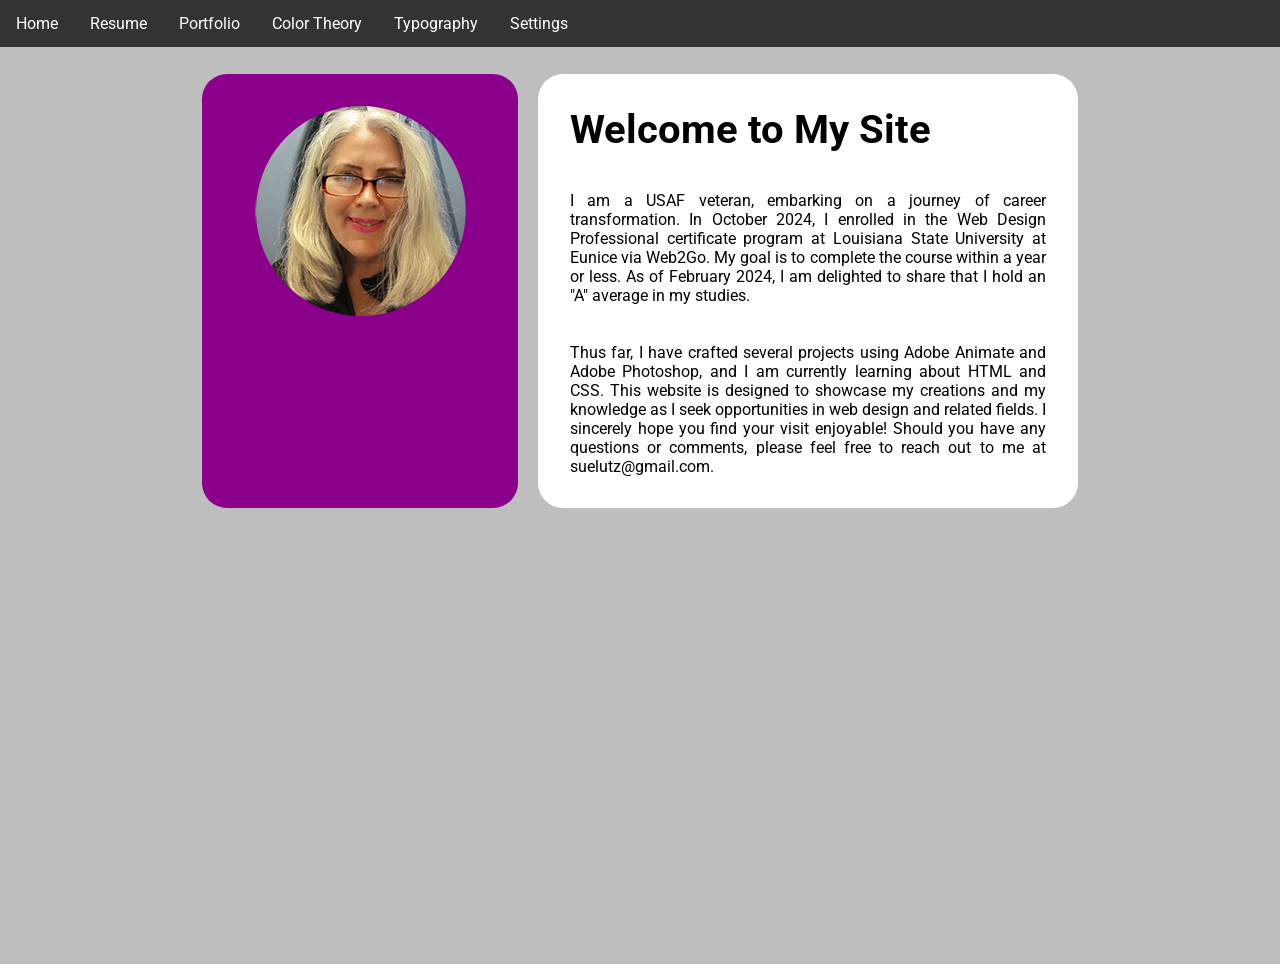
<file: index.html>
<!DOCTYPE html>
<html lang="en">
<head>
<meta name="viewport" content="width=device-width, initial-scale=1">
<link rel="stylesheet" href="https://cdnjs.cloudflare.com/ajax/libs/font-awesome/4.7.0/css/font-awesome.min.css">
<link rel="stylesheet" href="https://fonts.googleapis.com/css?family=Roboto">
<link rel="stylesheet" href="navbar.css">
<link rel="stylesheet" href="index.css">
<script src="myscripts.js"></script>
<title>Susan Lutz Homepage</title>
</head>
<!--Author: Susan Lutz-->

<!--Navbar-->
<ul>
    <li><a href="index.html">Home</a></li>
    <li><a href="resume/resume.html">Resume</a></li>
    <li class="dropdown">
    <a href="#" class="dropbtn">Portfolio</a>
    <div class="dropdown-content">
      <a href="/showcase/portfolio/banner.html">Animate - Web Banner</a>
      <a href="/showcase/portfolio/rigging.html">Animate - Rigging</a>
      <a href="/showcase/portfolio/logo.html">Photoshop - Logo Creation</a>
      <a href="/showcase/portfolio/magazine.html">Photoshop - Magazine Cover</a>
      <a href="/showcase/portfolio/restoration.html">Photoshop - Photo Restoration</a>
    </div>
    <li class="dropdown">
      <a href="#" class="dropbtn">Color Theory</a>
    <div class="dropdown-content">
      <a href="/showcase/color-theory/color-theory-overview.html">Color Theory Overview</a>
      <a href="/showcase/color-theory/color-themes.html">Color Themes</a>
      <a href="/showcase/color-theory/color-comparison.html">Color Theory Comparison</a>
    </div>
    <li class="dropdown">
      <a href="#" class="dropbtn">Typography</a>
    <div class="dropdown-content">
      <a href="/showcase/typography/typography-overview.html">Typography Theory Overview</a>
      <a href="/showcase/typography/font-types.html">Typography Fonts</a>
      <a href="/showcase/typography/typography-comparison.html">Typography Comparison</a>
    </div>
    <li class="dropdown">
      <a href="#" class="dropbtn">Settings</a>
    <div class="dropdown-content">
      <a href="#" onclick="darkMode();">Toggle Light / Dark Mode</a>  
      <a href="#" onclick="changeSizeByBtn('50%');">Small Font</a>
      <a href="#" onclick="changeSizeByBtn('60%');">Medium Font</a>
      <a href="#" onclick="changeSizeByBtn('70%');">Large Font</a>
    </div>
  </ul>

<!--Main Content-->
    <main class="container">
      <div class="box"><img style="display:block;margin:0 auto;" src="photo-of-me-1.png" alt="Photo of Me"><br></div>
      <div class="box">
        <h1 class= "fontSizeClass">Welcome to My Site</h1>
        <br>
        <p class="fontSizeClass">I am a USAF veteran, embarking on a journey of career transformation. In October 2024, I enrolled in the Web Design Professional certificate program at Louisiana State University at Eunice via Web2Go. 
        My goal is to complete the course within a year or less. As of February 2024, I am delighted to share that
        I hold an "A" average in my studies.</p>
        <br>
        <p class="fontSizeClass">Thus far, I have crafted several projects using Adobe Animate and Adobe Photoshop, and I am currently learning about
        HTML and CSS. This website is designed to showcase my creations and my knowledge as I seek opportunities in 
        web design and related fields. I sincerely hope you find your visit enjoyable! Should you have any questions 
        or comments, please feel free to reach out to me at suelutz@gmail.com.</p>
      </div>
    </main>
</html>
</file>
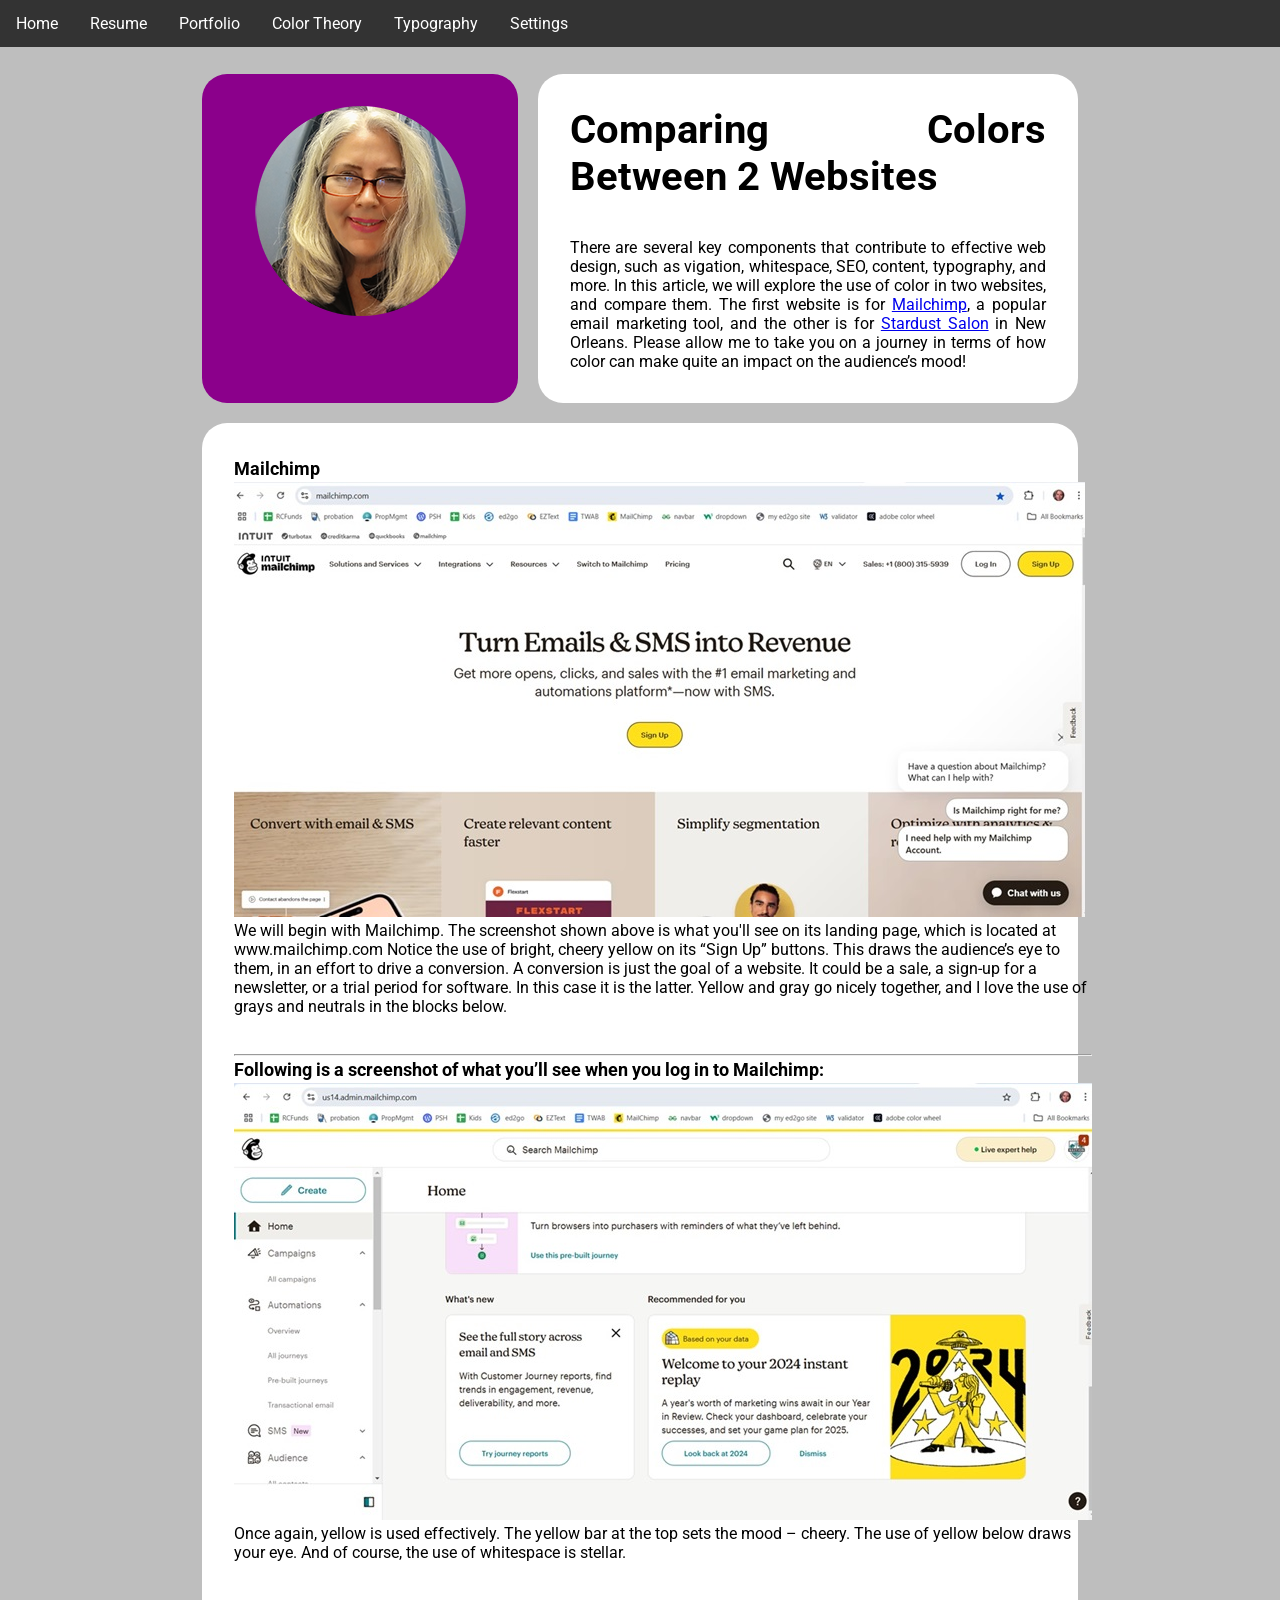
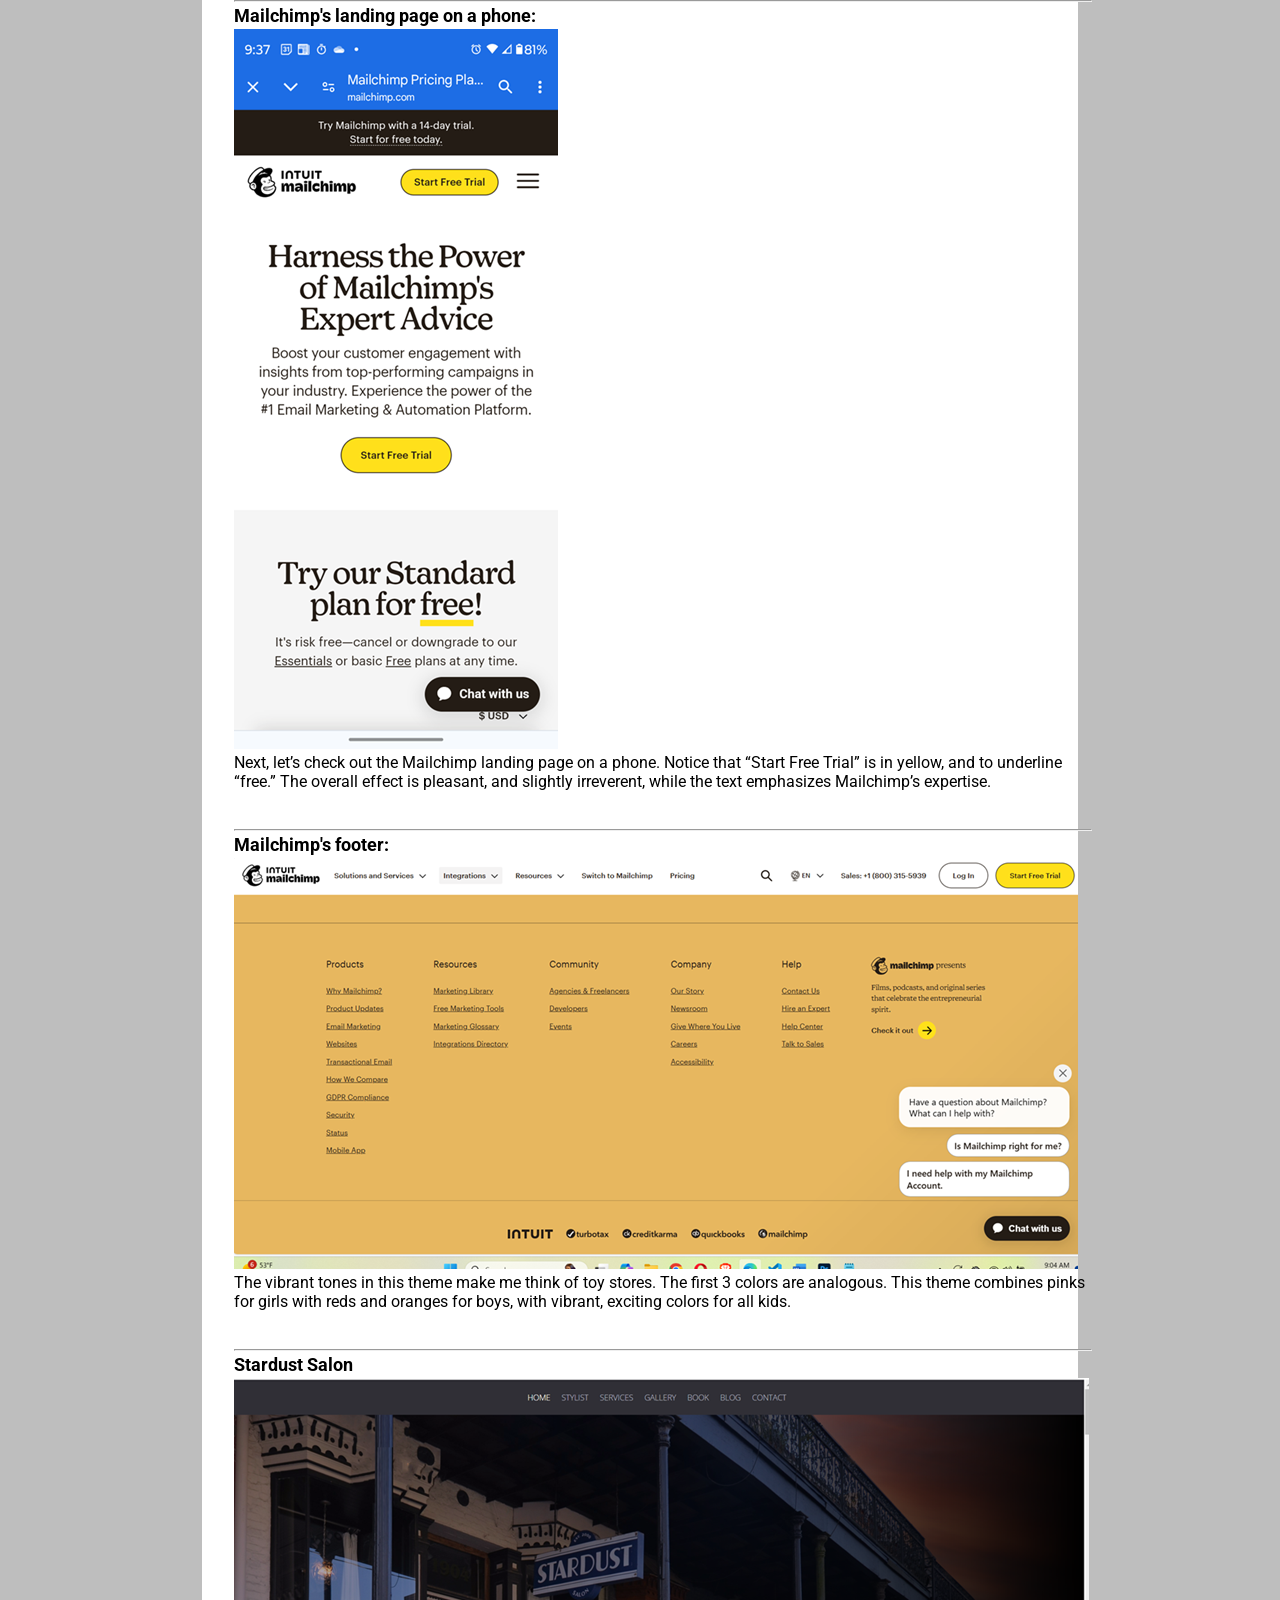
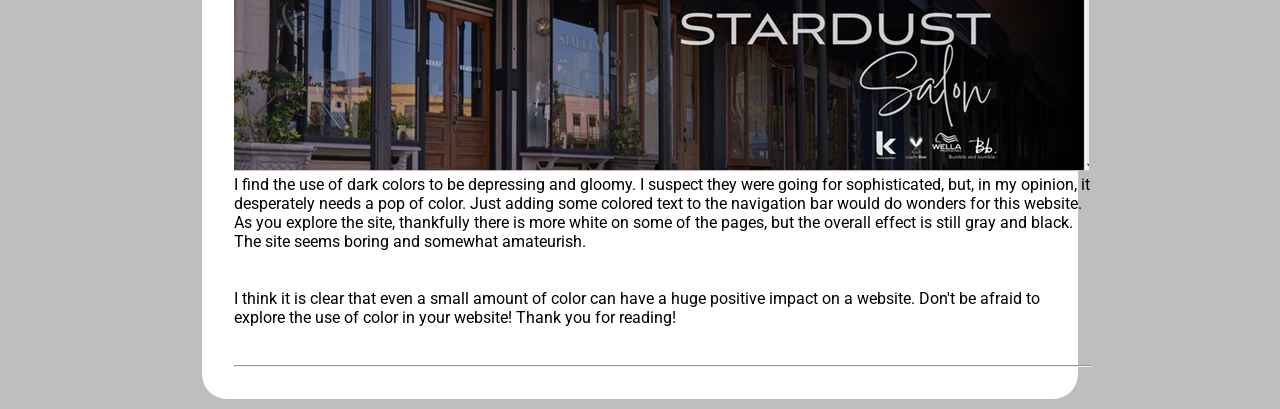
<file: color-theory/color-comparison.html>
<!DOCTYPE html>
<html lang="en">
<head>
<meta name="viewport" content="width=device-width, initial-scale=1">
<link rel="stylesheet" href="https://cdnjs.cloudflare.com/ajax/libs/font-awesome/4.7.0/css/font-awesome.min.css">
<link rel="stylesheet" href="https://fonts.googleapis.com/css?family=Roboto">
<link rel="stylesheet" href="../navbar.css">
<link rel="stylesheet" href="../index.css">
<link rel="stylesheet" href="../style.css">
<script defer src="../myscripts.js"></script>
<title>Susan Lutz Color Comparison</title>
</head>
<!--Author: Susan Lutz-->

<!--Navbar-->
<ul class="nav">
  <li><a href="../index.html">Home</a></li>
  <li><a href="../resume/resume.html">Resume</a></li>
  <li class="dropdown">
  <a href="#" class="dropbtn">Portfolio</a>
  <div class="dropdown-content">
    <a href="/showcase/portfolio/banner.html">Animate - Web Banner</a>
    <a href="/showcase/portfolio/rigging.html">Animate - Rigging</a>
    <a href="/showcase/portfolio/logo.html">Photoshop - Logo Creation</a>
    <a href="/showcase/portfolio/magazine.html">Photoshop - Magazine Cover</a>
    <a href="/showcase/portfolio/restoration.html">Photoshop - Photo Restoration</a>
  </div>
  <li class="dropdown">
    <a href="#" class="dropbtn">Color Theory</a>
  <div class="dropdown-content">
    <a href="color-theory-overview.html">Color Theory Overview</a>
    <a href="color-themes.html">Color Themes</a>
    <a href="color-comparison.html">Color Theory Comparison</a>
  </div>
  <li class="dropdown">
    <a href="#" class="dropbtn">Typography</a>
  <div class="dropdown-content">
    <a href="/showcase/typography/typography-overview.html">Typography Theory Overview</a>
    <a href="/showcase/typography/font-types.html">Typography Fonts</a>
    <a href="/showcase/typography/typography-comparison.html">Typography Comparison</a>
  </div>
  <li class="dropdown">
    <a href="#" class="dropbtn">Settings</a>
  <div class="dropdown-content">
    <!--<a href="onclick="myFunction()">Dark Mode / Light Mode</a>-->
    <a href="#" onclick="darkMode();">Toggle Light / Dark Mode</a>  
    <a href="#" onclick="changeSizeByBtn('50%');">Small Font</a>
    <a href="#" onclick="changeSizeByBtn('60%');">Medium Font</a>
    <a href="#" onclick="changeSizeByBtn('70%');">Large Font</a>
  </div>
</ul>

<!--Main Content Upper Container-->
 <main class="container">
    <div class="box"><img style="display:block;margin:0 auto;" src="../photo-of-me-1.png" alt="Photo of Me"><br></div>
    <div class="box">
      <h5 class="fontSizeClass">Comparing Colors Between 2 Websites</h5>
      <br>
      <p class="fontSizeClass">There are several key components that contribute to effective web design, such as vigation,        
        whitespace, SEO, content, typography, and more. In this article, we will explore the use of color in two websites, and 
        compare them. The first website is for <a href="https://www.mailchimp.com">Mailchimp</a>, a popular email marketing tool, 
        and the other is for <a href="https://www.stardustsalon.com">Stardust Salon</a> in New Orleans. Please allow me to 
        take you on a journey in terms of how color can make quite an impact 
        on the audience’s mood!</p>
    </div>

<!--Main Content Lower Container-->
    <div class="box">
      <h3 class="fontSizeClass">Mailchimp</h3>
      <p><img src="01-mailchimp-landing-page.jpg" alt="Mailchimp Landing Page"></p>
      <p class="fontSizeClass">We will begin with Mailchimp. The screenshot shown above is what you'll see on its landing page, which is located at 
        www.mailchimp.com  Notice the use of bright, cheery yellow on its “Sign Up” buttons. This draws the audience’s eye to them, in an 
        effort to drive a conversion. A conversion is just the goal of a website. It could be a sale, a sign-up for a 
        newsletter, or a trial period for software. In this case it is the latter. Yellow and gray go nicely together, and
         I love the use of grays and neutrals in the blocks below.</p>
      <br>
      <hr>

      <h3 class="fontSizeClass">Following is a screenshot of what you’ll see when you log in to Mailchimp:</h3>
      <p><img src="02-mailchimp-internal-page.jpg" alt="Mailchimp Internal Page"></p>
      <p class="fontSizeClass">Once again, yellow is used effectively. The yellow bar at the top sets the mood – cheery. 
        The use of yellow below draws your eye. And of course, the use of whitespace is stellar.</p>
      <br>
      <hr>

      <h3 class="fontSizeClass">Mailchimp's landing page on a phone: </h3>
      <p><img src="03-mailchimp-phone-page.png" alt="Mailchimp Phone Page"></p>
      <p class="fontSizeClass">Next, let’s check out the Mailchimp landing page on a phone. Notice that “Start Free Trial” is
        in yellow, and to underline “free.” The overall effect is pleasant, and slightly irreverent, while 
        the text emphasizes Mailchimp’s expertise.</p>
      <br>
      <hr>

      <h3 class="fontSizeClass">Mailchimp's footer:</h3>
      <p><img src="04-mailchimp-footer.png" alt="Mailchimp Footer"></p>
      <p class="fontSizeClass">The vibrant tones in this theme make me think of toy stores. The first 3 colors are analogous. 
        This theme combines pinks for girls with reds and oranges for boys, with vibrant, exciting colors 
        for all kids.</p>
      <br>
      <hr>

      <h3 class="fontSizeClass">Stardust Salon</h3>
      <p><img src="stardust-home-page.png" alt="Stardust Salon Home Page"></p>
      <p class="fontSizeClass">I find the use of dark colors to be depressing and gloomy. I suspect they were going for sophisticated, but, 
        in my opinion, it desperately needs a pop of color. Just adding some colored text to the navigation bar would 
        do wonders for this website. As you explore the site, thankfully there is more white on some of the pages, but 
        the overall effect is still gray and black. The site seems boring and somewhat amateurish.</p>
      <br>
        <p>I think it is clear that even a small amount of color can have a huge positive impact on a website. Don't be 
        afraid to explore the use of color in your website! Thank you for reading!        
      </p>
      <br>
      <hr>
    </div>
  </main>
</html>
</file>
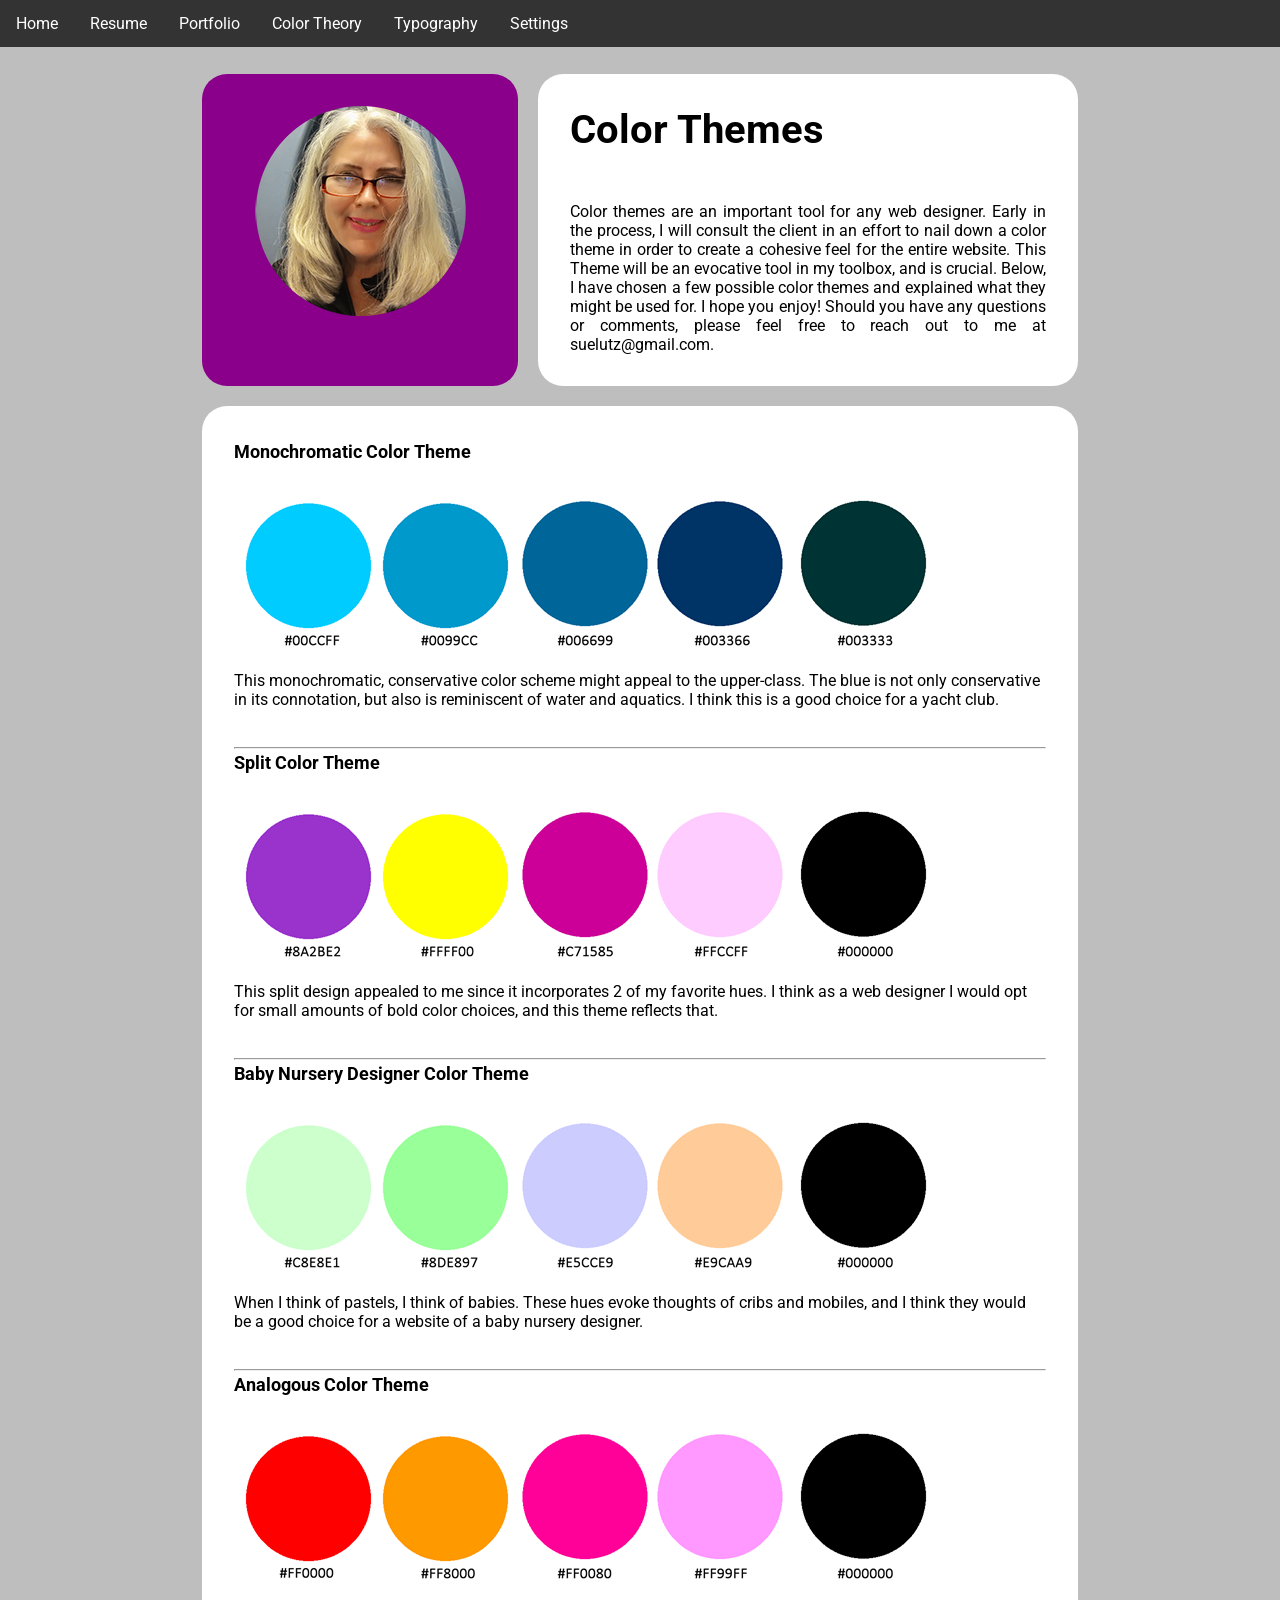
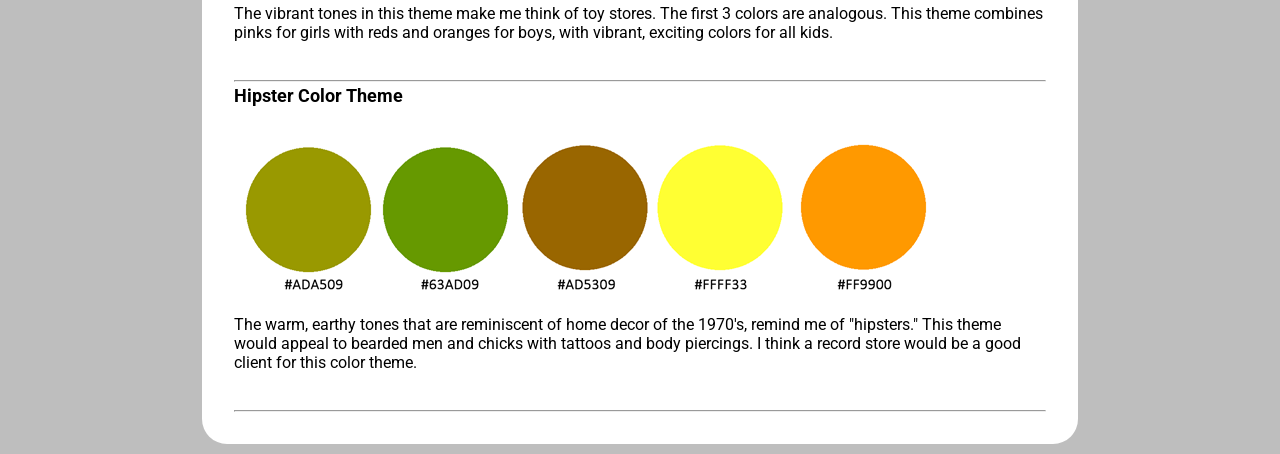
<file: color-theory/color-themes.html>
<!DOCTYPE html>
<html lang="en">
<head>
<meta name="viewport" content="width=device-width, initial-scale=1">
<link rel="stylesheet" href="https://cdnjs.cloudflare.com/ajax/libs/font-awesome/4.7.0/css/font-awesome.min.css">
<link rel="stylesheet" href="https://fonts.googleapis.com/css?family=Roboto">
<link rel="stylesheet" href="../navbar.css">
<link rel="stylesheet" href="../index.css">
<link rel="stylesheet" href="../style.css">
<script defer src="../myscripts.js"></script>
<title>Susan Lutz Color Themes</title>
</head>
<!--Author: Susan Lutz-->

<!--Navbar-->
<ul class="nav">
  <li><a href="../index.html">Home</a></li>
  <li><a href="../resume/resume.html">Resume</a></li>
  <li class="dropdown">
  <a href="#" class="dropbtn">Portfolio</a>
  <div class="dropdown-content">
    <a href="/showcase/portfolio/banner.html">Animate - Web Banner</a>
    <a href="/showcase/portfolio/rigging.html">Animate - Rigging</a>
    <a href="/showcase/portfolio/logo.html">Photoshop - Logo Creation</a>
    <a href="/showcase/portfolio/magazine.html">Photoshop - Magazine Cover</a>
    <a href="/showcase/portfolio/restoration.html">Photoshop - Photo Restoration</a>
  </div>
  <li class="dropdown">
    <a href="#" class="dropbtn">Color Theory</a>
  <div class="dropdown-content">
    <a href="color-theory-overview.html">Color Theory Overview</a>
    <a href="color-themes.html">Color Themes</a>
    <a href="color-comparison.html">Color Theory Comparison</a>
  </div>
  <li class="dropdown">
    <a href="#" class="dropbtn">Typography</a>
  <div class="dropdown-content">
    <a href="/showcase/typography/typography-overview.html">Typography Theory Overview</a>
    <a href="/showcase/typography/font-types.html">Typography Fonts</a>
    <a href="/showcase/typography/typography-comparison.html">Typography Comparison</a>
  </div>
  <li class="dropdown">
    <a href="#" class="dropbtn">Settings</a>
  <div class="dropdown-content">
    <!--<a href="onclick="myFunction()">Dark Mode / Light Mode</a>-->
    <a href="#" onclick="darkMode();">Toggle Light / Dark Mode</a>  
    <a href="#" onclick="changeSizeByBtn('50%');">Small Font</a>
    <a href="#" onclick="changeSizeByBtn('60%');">Medium Font</a>
    <a href="#" onclick="changeSizeByBtn('70%');">Large Font</a>
  </div>
</ul>

<!--Main Content Upper Container-->
 <main class="container">
    <div class="box"><img style="display:block;margin:0 auto;" src="../photo-of-me-1.png" alt="Photo of Me"><br></div>
    <div class="box">
      <h5 class="fontSizeClass">Color Themes</h5>
      <br>
      <p class="fontSizeClass"> Color themes are an important tool for any web designer.  Early in the process, I will consult    the client in an effort to nail down a color theme in order to create a cohesive feel for the entire website.  This Theme
      will be an evocative tool in my toolbox, and is crucial.  Below, I have chosen a few possible color themes
      and explained what they might be used for.  I hope you enjoy!  Should you have any questions 
      or comments, please feel free to reach out to me at suelutz@gmail.com.</p>
    </div>

<!--Color Themes Lower Container-->
  <div class="box">
      <h3 class="fontSizeClass">Monochromatic Color Theme</h3>
      <p><img src="color-theme-monochromatic.png" alt="Blue Color Theme"></p>
      <p class="fontSizeClass">This monochromatic, conservative color scheme might appeal to the upper-class. 
        The blue is not only conservative in its connotation, but also is reminiscent of water and aquatics. 
        I think this is a good choice for a yacht club.</p>
    <br>
    <hr>

    <h3 class="fontSizeClass">Split Color Theme</h3>
    <p><img src="color-theme-split.png" alt="Split Color Theme"></p>
    <p class="fontSizeClass">This split design appealed to me since it incorporates 2 of my favorite hues. I think as a 
      web designer I would opt for small amounts of bold color choices, and this theme reflects that.</p>
    <br>
    <hr>

    <h3 class="fontSizeClass">Baby Nursery Designer Color Theme</h3>
    <p><img src="color-theme-pastel.png" alt="Pastel Color Theme"></p>
    <p class="fontSizeClass">When I think of pastels, I think of babies. These hues evoke thoughts of cribs and mobiles, and I 
      think they would be a good choice for a website of a baby nursery designer.</p>
    <br>
    <hr>

    <h3 class="fontSizeClass">Analogous Color Theme</h3>
    <p><img src="color-theme-analogous.png" alt="Analogous Color Theme"></p>
    <p class="fontSizeClass">The vibrant tones in this theme make me think of toy stores. The first 3 colors are analogous. 
      This theme combines pinks for girls with reds and oranges for boys, with vibrant, exciting colors 
      for all kids.</p>
    <br>
    <hr>

    <h3 class="fontSizeClass">Hipster Color Theme</h3>
    <p><img src="color-theme-hipster.png" alt="Hipster Color Theme"></p>
    <p class="fontSizeClass">The warm, earthy tones that are reminiscent of home decor of the 1970's, remind me of "hipsters." 
      This theme would appeal to bearded men and chicks with tattoos and body piercings. I think a record store
        would be a good client for this color theme.</p>
    <br>
    <hr>
  </div>
</main>
</html>
</file>
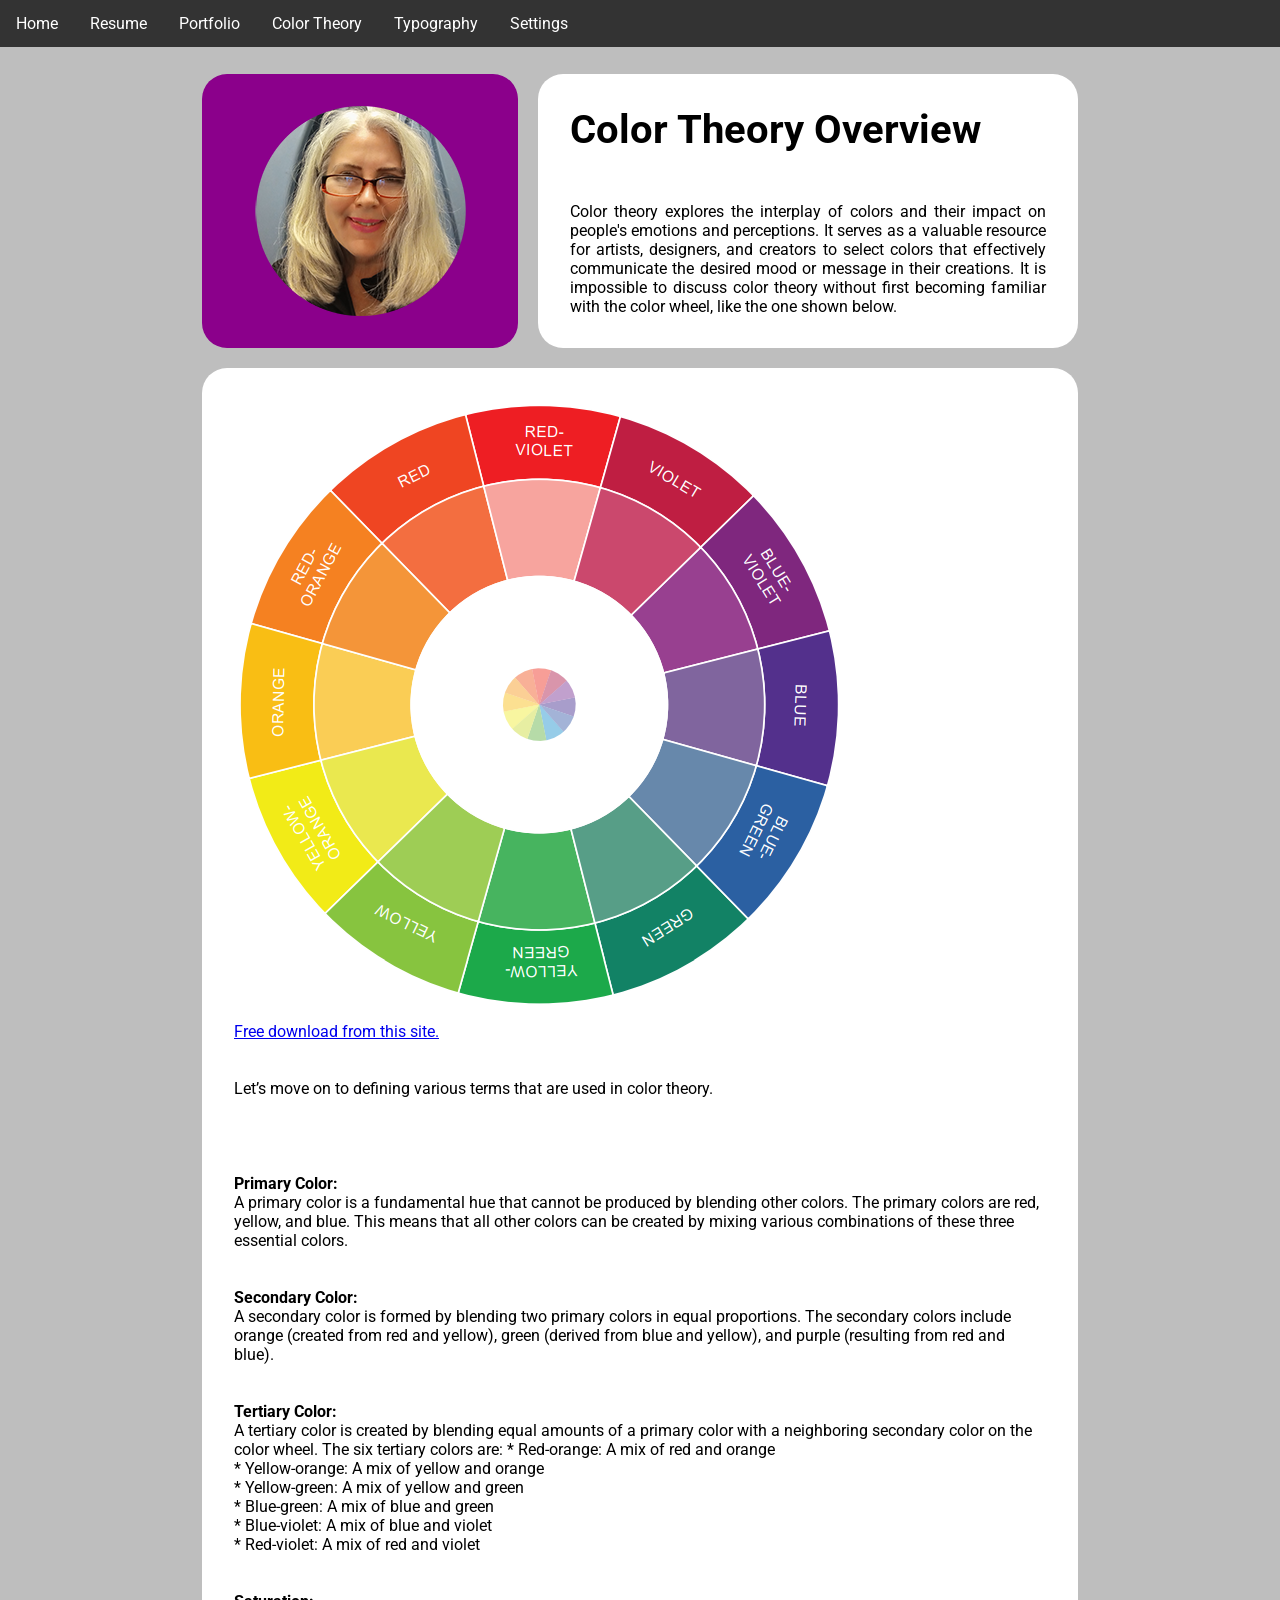
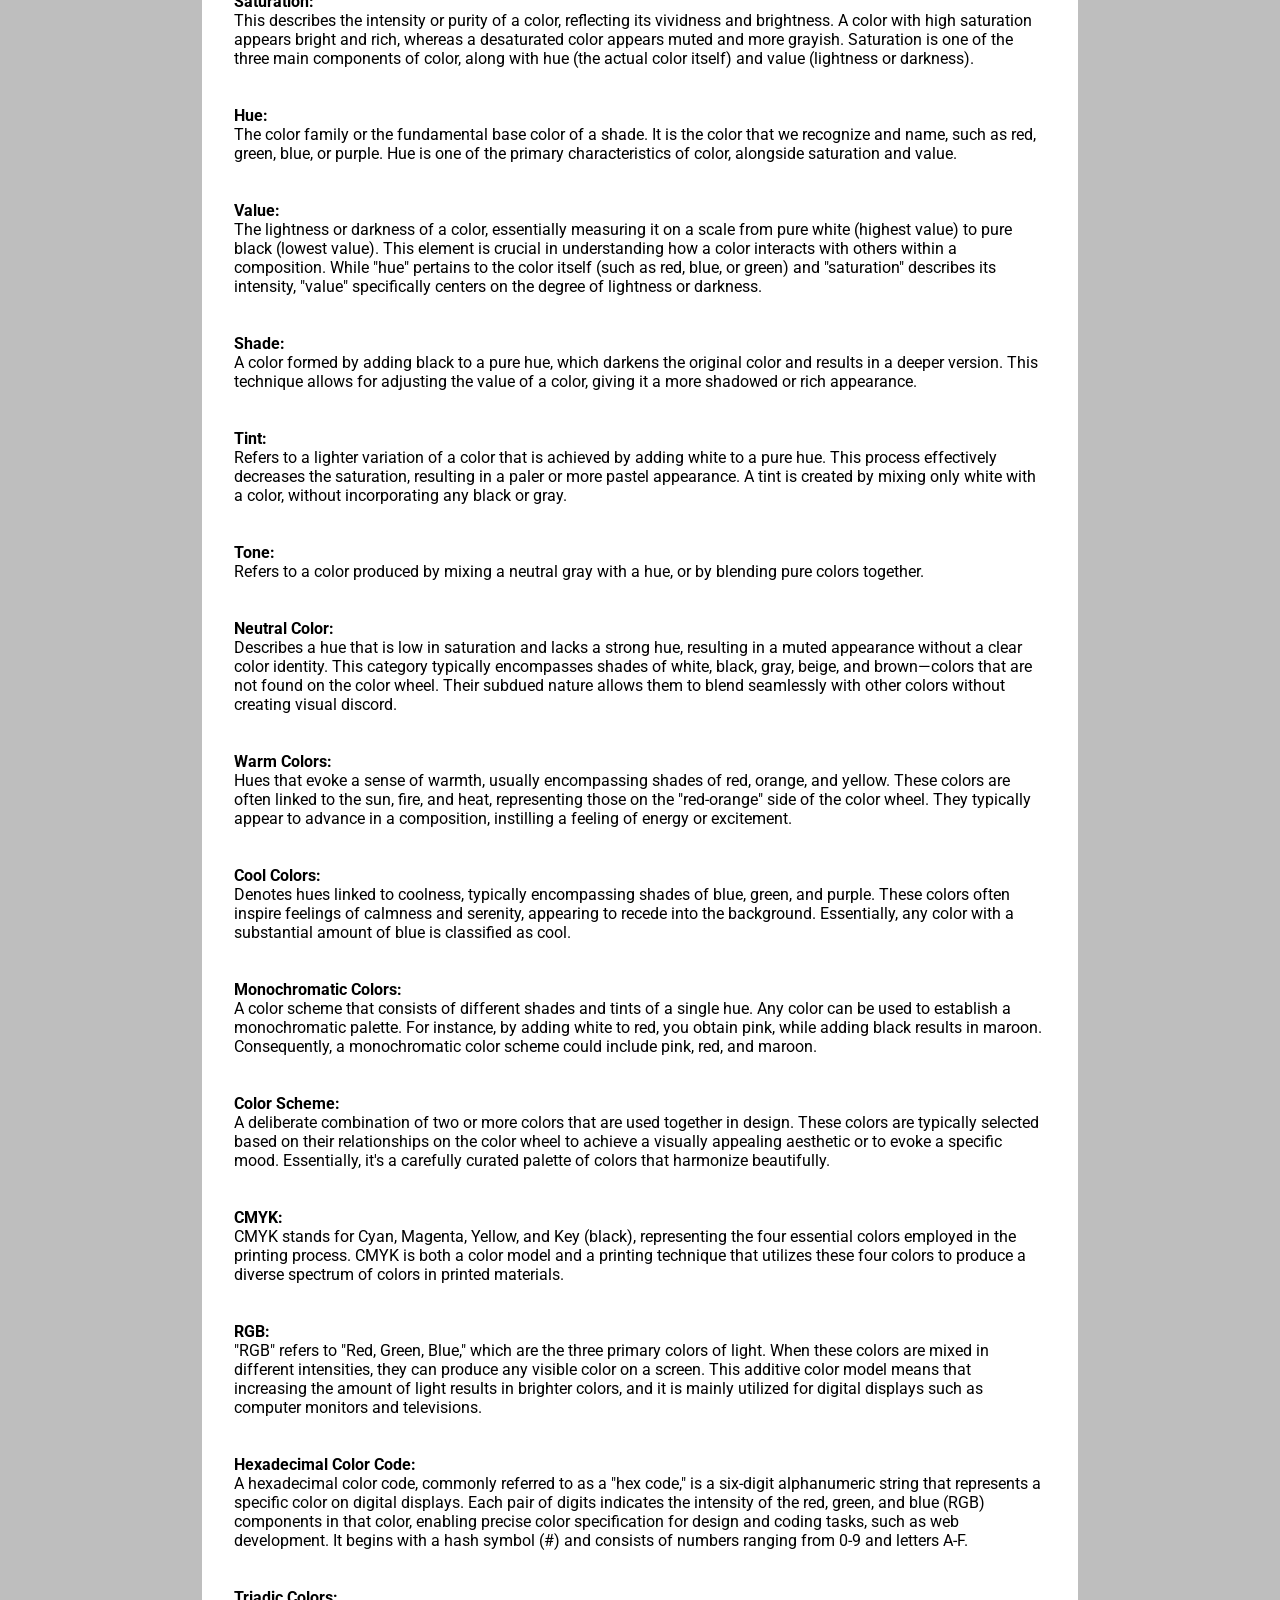
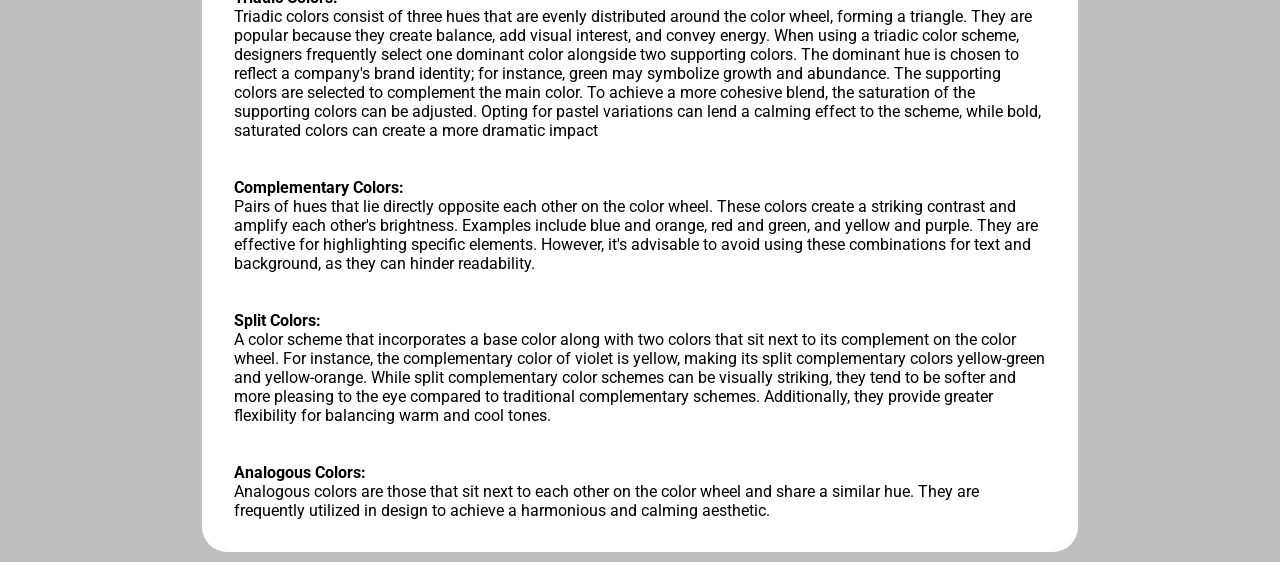
<file: color-theory/color-theory-overview.html>
<!DOCTYPE html>
<html lang="en">
<head>
<meta name="viewport" content="width=device-width, initial-scale=1">
<link rel="stylesheet" href="https://cdnjs.cloudflare.com/ajax/libs/font-awesome/4.7.0/css/font-awesome.min.css">
<link rel="stylesheet" href="https://fonts.googleapis.com/css?family=Roboto">
<link rel="stylesheet" href="../navbar.css">
<link rel="stylesheet" href="../style.css">
<script defer src="../myscripts.js"></script>
<title>Susan Lutz Color Theory Overview</title>
</head>
<!--Author: Susan Lutz-->

<!--Navbar-->
<ul class="nav">
  <li><a href="../index.html">Home</a></li>
  <li><a href="../resume/resume.html">Resume</a></li>
  <li class="dropdown">
  <a href="#" class="dropbtn">Portfolio</a>
  <div class="dropdown-content">
    <a href="/showcase/portfolio/banner.html">Animate - Web Banner</a>
    <a href="/showcase/portfolio/rigging.html">Animate - Rigging</a>
    <a href="/showcase/portfolio/logo.html">Photoshop - Logo Creation</a>
    <a href="/showcase/portfolio/magazine.html">Photoshop - Magazine Cover</a>
    <a href="/showcase/portfolio/restoration.html">Photoshop - Photo Restoration</a>
  </div>
  <li class="dropdown">
    <a href="#" class="dropbtn">Color Theory</a>
  <div class="dropdown-content">
    <a href="color-theory-overview.html">Color Theory Overview</a>
    <a href="color-themes.html">Color Themes</a>
    <a href="color-comparison.html">Color Theory Comparison</a>
  </div>
  <li class="dropdown">
    <a href="#" class="dropbtn">Typography</a>
  <div class="dropdown-content">
    <a href="/showcase/typography/typography-overview.html">Typography Theory Overview</a>
    <a href="/showcase/typography/font-types.html">Typography Fonts</a>
    <a href="/showcase/typography/typography-comparison.html">Typography Comparison</a>
  </div>
  <li class="dropdown">
    <a href="#" class="dropbtn">Settings</a>
  <div class="dropdown-content">
    <!--<a href="onclick="myFunction()">Dark Mode / Light Mode</a>-->
    <a href="#" onclick="darkMode();">Toggle Light / Dark Mode</a>  
    <a href="#" onclick="changeSizeByBtn('50%');">Small Font</a>
    <a href="#" onclick="changeSizeByBtn('60%');">Medium Font</a>
    <a href="#" onclick="changeSizeByBtn('70%');">Large Font</a>
  </div>
</ul>

<!--Main Content-->
 <main class="container">
  <div class="box"><img style="display:block;margin:0 auto;" src="../photo-of-me-1.png" alt="Photo of Me"></div>
    <div class="box">
      <h5 class="fontSizeClass">Color Theory Overview</h5>
        <p class="fontSizeClass">Color theory explores the interplay of colors and their impact on people's emotions and perceptions. It serves as a valuable resource for artists, designers, and creators to select colors that effectively
        communicate the desired mood or message in their creations. It is impossible to discuss color theory
        without first becoming familiar with the color wheel, like the one shown below.
        </p>
      </div>
     <div class="box"><img src="color-wheel.png" alt="Color Wheel">
      <p class="fontSizeClass"><a href="https://www.wordlayouts.com/template/detailed-color-wheel-chart-template/#google_vignette">Free download from this site.</a>
      </p>
    <br>
    <p class="fontSizeClass">Let’s move on to defining various terms that are used in color theory.</p>
    <br>
    <br>
  
  <!--Glossary-->
    <p class="fontSizeClass"><b>Primary Color:</b></p>
    <p class="fontSizeClass">A primary color is a fundamental hue that cannot be produced by blending other colors.
      The primary colors are red, yellow, and blue. This means that all other colors can be created by mixing
       various combinations of these three essential colors.</p>
    <br>

    <p class="fontSizeClass"><b>Secondary Color:</b></p>
    <p class="fontSizeClass">A secondary color is formed by blending two primary colors in equal proportions. The secondary
      colors include orange (created from red and yellow), green (derived from blue and yellow), 
      and purple (resulting from red and blue).</p>  
    <br>

    <p class="fontSizeClass"><b>Tertiary Color:</b></p>
    <p class="fontSizeClass">A tertiary color is created by blending equal amounts of a primary color with a neighboring secondary
      color on the color wheel. The six tertiary colors are:
      * Red-orange: A mix of red and orange<br>
      * Yellow-orange: A mix of yellow and orange<br>
      * Yellow-green: A mix of yellow and green<br>
      * Blue-green: A mix of blue and green<br>
      * Blue-violet: A mix of blue and violet<br>
      * Red-violet: A mix of red and violet<br>
      </p>
      <br>

     <p class="fontSizeClass"><b>Saturation:</b></p>
      <p class="fontSizeClass">This describes the intensity or purity of a color, reflecting its vividness and brightness. A color
         with high saturation appears bright and rich, whereas a desaturated color appears muted and more grayish.
          Saturation is one of the three main components of color, along with hue (the actual color itself) and
          value (lightness or darkness).</p>
      <br>

      <p class="fontSizeClass"><b>Hue:</b></p>
      <p class="fontSizeClass">The color family or the fundamental base color of a shade. It is the color that we recognize and name, 
        such as red, green, blue, or purple. Hue is one of the primary characteristics of color, alongside 
        saturation and value.</p>
      <br>

      <p class="fontSizeClass"><b>Value:</b></p>
      <p class="fontSizeClass">The lightness or darkness of a color, essentially measuring it on a scale from pure white (highest value) 
        to pure black (lowest value). This element is crucial in understanding how a color interacts with others
        within a composition. While "hue" pertains to the color itself (such as red, blue, or green) and 
        "saturation" describes its intensity, "value" specifically centers on the degree of lightness or darkness.</p>
     <br> 

      <p class="fontSizeClass"><b>Shade:</b></p>
      <p class="fontSizeClass">A color formed by adding black to a pure hue, which darkens the original color and results in a deeper 
        version. This technique allows for adjusting the value of a color, giving it a more shadowed or rich appearance.</p>
      <br>

      <p class="fontSizeClass"><b>Tint:</b></p>
      <p class="fontSizeClass">Refers to a lighter variation of a color that is achieved by adding white to a pure hue. This process 
        effectively decreases the saturation, resulting in a paler or more pastel appearance. A tint is created 
        by mixing only white with a color, without incorporating any black or gray.</p>
      <br>

      <p class="fontSizeClass"><b>Tone:</b></p>
      <p class="fontSizeClass">Refers to a color produced by mixing a neutral gray with a hue, or by blending pure colors together.</p>
      <br>

      <p class="fontSizeClass"><b>Neutral Color:</b></p>
      <p class="fontSizeClass">Describes a hue that is low in saturation and lacks a strong hue, resulting in a muted appearance 
        without a clear color identity. This category typically encompasses shades of white, black, gray, 
        beige, and brown—colors that are not found on the color wheel. Their subdued nature allows them to blend
        seamlessly with other colors without creating visual discord.</p>
      <br>

      <p class="fontSizeClass"><b>Warm Colors:</b></p>
      <p class="fontSizeClass">Hues that evoke a sense of warmth, usually encompassing shades of red, orange, and yellow. These colors
       are often linked to the sun, fire, and heat, representing those on the "red-orange" side of the color wheel. 
       They typically appear to advance in a composition, instilling a feeling of energy or excitement.</p>
       <br>

       <p class="fontSizeClass"><b>Cool Colors:</b></p>
       <p class="fontSizeClass">Denotes hues linked to coolness, typically encompassing shades of blue, green, and purple. These colors 
        often inspire feelings of calmness and serenity, appearing to recede into the background. Essentially, 
        any color with a substantial amount of blue is classified as cool.</p>
      <br>

      <p class="fontSizeClass"><b>Monochromatic Colors:</b></p>
      <p class="fontSizeClass">A color scheme that consists of different shades and tints of a single hue. Any color can be used to
         establish a monochromatic palette. For instance, by adding white to red, you obtain pink, while adding
          black results in maroon. Consequently, a monochromatic color scheme could include pink, red, and maroon.</p>
      <br>

      <p class="fontSizeClass"><b>Color Scheme:</b></p>
      <p class="fontSizeClass">A deliberate combination of two or more colors that are used together in design. These colors are 
        typically selected based on their relationships on the color wheel to achieve a visually appealing 
        aesthetic or to evoke a specific mood. Essentially, it's a carefully curated palette of colors that
        harmonize beautifully.</p>
      <br>

      <p class="fontSizeClass"><b>CMYK:</b></p>
      <p class="fontSizeClass">CMYK stands for Cyan, Magenta, Yellow, and Key (black), representing the four essential
       colors employed in the printing process. CMYK is both a color model and a printing technique that utilizes 
       these four colors to produce a diverse spectrum of colors in printed materials.</p>
       <br>

      <p class="fontSizeClass"><b>RGB:</b></p>
       <p class="fontSizeClass">"RGB" refers to "Red, Green, Blue," which are the three primary colors of light. When these colors 
        are mixed in different intensities, they can produce any visible color on a screen. This additive color 
        model means that increasing the amount of light results in brighter colors, and it is mainly utilized 
        for digital displays such as computer monitors and televisions.</p>
        <br>

      <p class="fontSizeClass"><b>Hexadecimal Color Code:</b></p>
        <p class="fontSizeClass">A hexadecimal color code, commonly referred to as a "hex code," is a six-digit alphanumeric 
          string that represents a specific color on digital displays. Each pair of digits indicates the 
          intensity of the red, green, and blue (RGB) components in that color, enabling precise color 
          specification for design and coding tasks, such as web development. It begins with a hash symbol (#)
           and consists of numbers ranging from 0-9 and letters A-F.</p>
      <br>

      <p class="fontSizeClass"><b>Triadic Colors:</b></p>
        <p class="fontSizeClass">Triadic colors consist of three hues that are evenly distributed around the color wheel, forming 
          a triangle. They are popular because they create balance, add visual interest, and convey energy. 
          When using a triadic color scheme, designers frequently select one dominant color alongside two 
          supporting colors. The dominant hue is chosen to reflect a company's brand identity; for instance, 
          green may symbolize growth and abundance. The supporting colors are selected to complement the main color. 
          To achieve a more cohesive blend, the saturation of the supporting colors can be adjusted. Opting for 
          pastel variations can lend a calming effect to the scheme, while bold, saturated colors can create a more 
          dramatic impact</p>
          <br>

        <p class="fontSizeClass"><b>Complementary Colors:</b></p>
        <p class="fontSizeClass">Pairs of hues that lie directly opposite each other on the color wheel. These colors create a 
          striking contrast and amplify each other's brightness. Examples include blue and orange, red and green, 
          and yellow and purple. They are effective for highlighting specific elements. However, it's advisable
           to avoid using these combinations for text and background, as they can hinder readability.</p>
        <br>

        <p class="fontSizeClass"><b>Split Colors:</b></p>
        <p class="fontSizeClass">A color scheme that incorporates a base color along with two colors that sit next to its complement 
          on the color wheel. For instance, the complementary color of violet is yellow, making its split complementary
           colors yellow-green and yellow-orange. While split complementary color schemes can be visually striking, 
           they tend to be softer and more pleasing to the eye compared to traditional complementary schemes. 
           Additionally, they provide greater flexibility for balancing warm and cool tones.</p>
         <br>

        <p class="fontSizeClass"><b>Analogous Colors:</b></p>
          <p class="fontSizeClass">Analogous colors are those that sit next to each other on the color wheel and share a similar hue. 
            They are frequently utilized in design to achieve a harmonious and calming aesthetic.</p>
   </div>
</main>
</html>
</file>
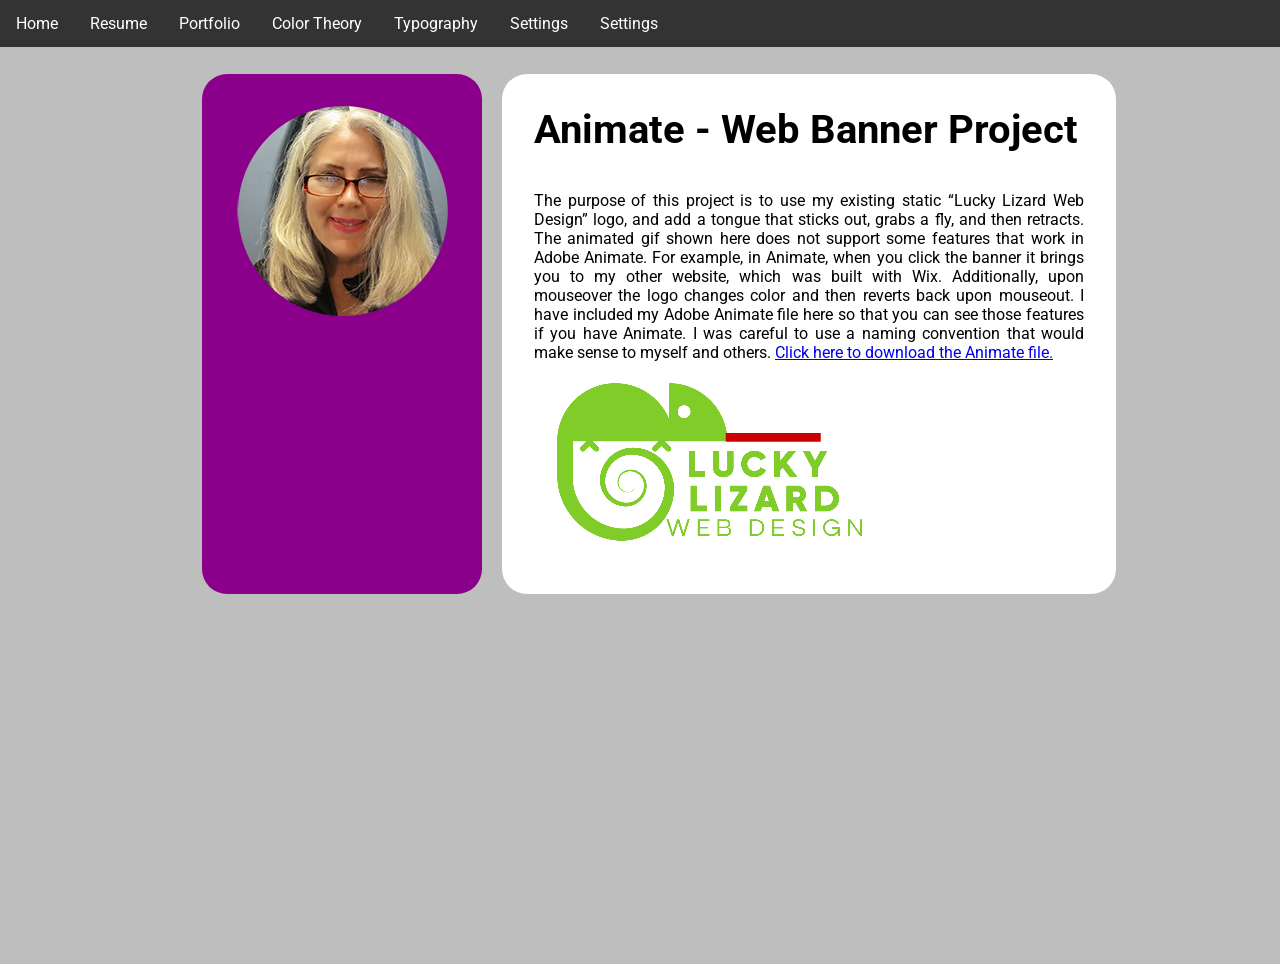
<file: portfolio/banner.html>
<!DOCTYPE html>
<html lang="en">
<head>
<meta name="viewport" content="width=device-width, initial-scale=1">
<link rel="stylesheet" href="https://cdnjs.cloudflare.com/ajax/libs/font-awesome/4.7.0/css/font-awesome.min.css">
<link rel="stylesheet" href="https://fonts.googleapis.com/css?family=Roboto">
<link rel="stylesheet" href="../navbar.css">
<link rel="stylesheet" href="../style.css">
<script defer src="../myscripts.js"></script>
<title>Susan Lutz Web Banner Project</title>
</head>
<!--Author: Susan Lutz-->

<!--Navbar-->
<ul class="nav">
  <li><a href="../index.html">Home</a></li>
  <li><a href="../resume/resume.html">Resume</a></li>
  <li class="dropdown">
  <a href="#" class="dropbtn">Portfolio</a>
  <div class="dropdown-content">
    <a href="banner.html">Animate - Web Banner</a>
    <a href="rigging.html">Animate - Rigging</a>
    <a href="logo.html">Photoshop - Logo Creation</a>
    <a href="magazine.html">Photoshop - Magazine Cover</a>
    <a href="restoration.html">Photoshop - Photo Restoration</a>
  </div>
  <li class="dropdown">
    <a href="#" class="dropbtn">Color Theory</a>
  <div class="dropdown-content">
    <a href="/showcase/color-theory/color-theory-overview.html">Color Theory Overview</a>
    <a href="/showcase/color-theory/color-themes.html">Color Themes</a>
    <a href="/showcase/color-theory/color-comparison.html">Color Theory Comparison</a>
  </div>
  <li class="dropdown">
    <a href="#" class="dropbtn">Typography</a>
  <div class="dropdown-content">
    <a href="/showcase/typography/typography-overview.html">Typography Theory Overview</a>
    <a href="/showcase/typography/font-types.html">Typography Fonts</a>
    <a href="/showcase/typography/typography-comparison.html">Typography Comparison</a>
  </div>
  <li class="dropdown">
    <a href="#" class="dropbtn">Settings</a>
  <div class="dropdown-content">
    <a href="/showcase/typography/typography-overview.html">Dark Mode</a>
    <a href="/showcase/typography/font-types.html">Light Mode</a>
    <a href="/showcase/typography/typography-comparison.html">Small Font</a>
    <a href="/showcase/typography/typography-comparison.html">Medium Font</a>
    <a href="/showcase/typography/typography-comparison.html">Large Font</a>
  </div>
  <li class="dropdown">
    <a href="#" class="dropbtn">Settings</a>
  <div class="dropdown-content">
    <!--<a href="onclick="myFunction()">Dark Mode / Light Mode</a>-->
    <a href="#" onclick="darkMode();">Toggle Light / Dark Mode</a>  
    <a href="#" onclick="changeSizeByBtn('50%');">Small Font</a>
    <a href="#" onclick="changeSizeByBtn('60%');">Medium Font</a>
    <a href="#" onclick="changeSizeByBtn('70%');">Large Font</a>
  </div>
</ul>

<!--Main Layout-->
    <main class="container">
      <div class="box"><img style="display:block;margin:0 auto;" src="../photo-of-me-1.png" alt="Photo of Me"></div>
        <div class="box">
          <h5 class="fontSizeClass">Animate - Web Banner Project</h5>
            <br>
              <p class="fontSizeClass">The purpose of this project is to use my existing static “Lucky Lizard Web Design” logo,  and add a tongue that sticks out, grabs a fly, and then retracts. The animated gif shown here does not support some features that work in Adobe Animate. For example, in Animate, when you click the banner it brings you to my other 
              website, which was built with Wix. Additionally, upon mouseover the logo changes color and then reverts 
              back upon mouseout. I have included my Adobe Animate file here so that you can see those features if you
              have Animate. I was careful to use a naming convention that would make sense to myself and others.
              <a href="banner.fla">Click here to download the Animate file.</a></p>
              <img src="banner.gif" alt="Web Banner">
        </div>
    </main>
</html>
</file>
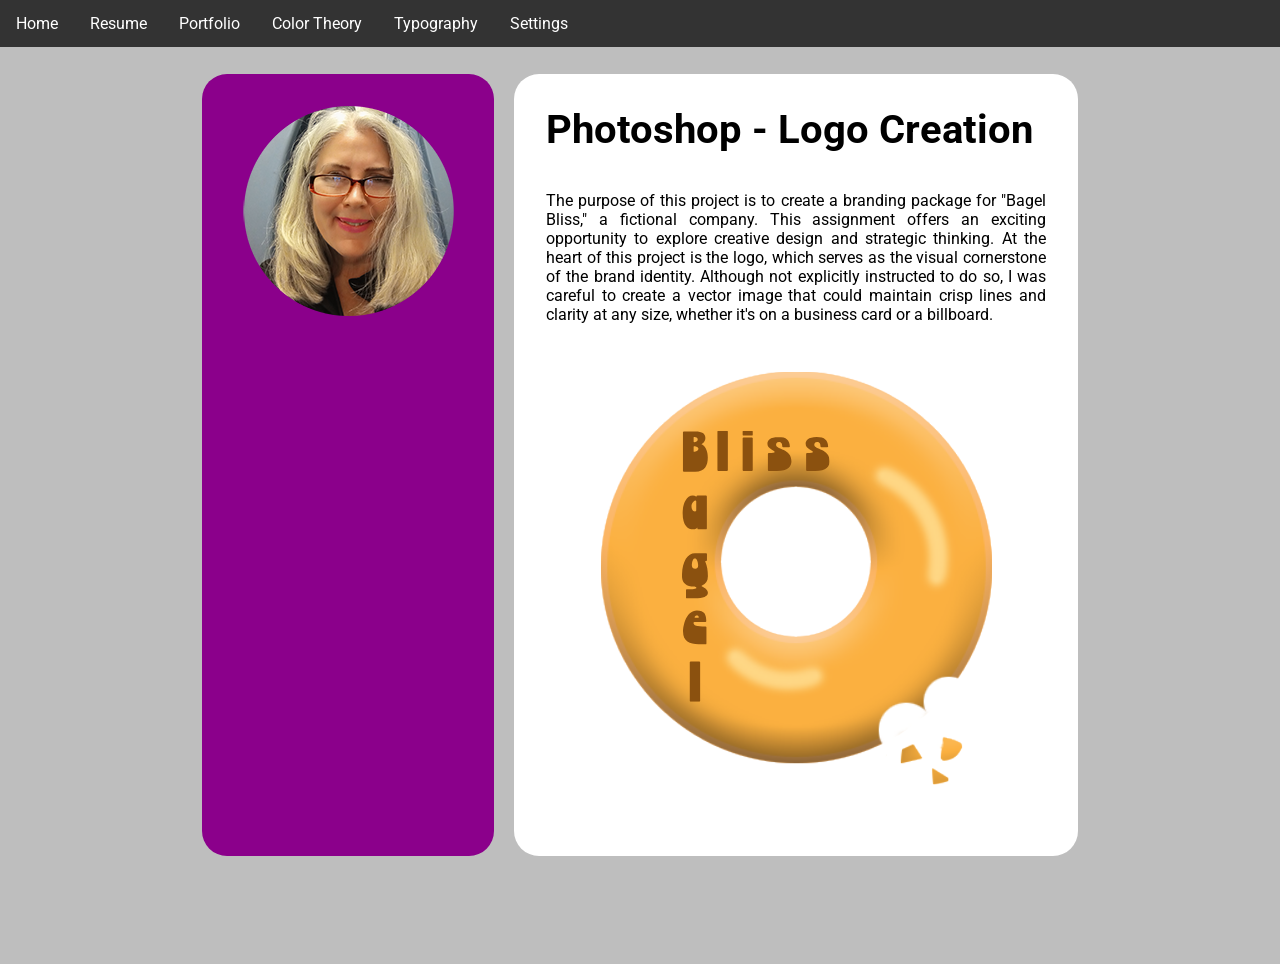
<file: portfolio/logo.html>
<!DOCTYPE html>
<html lang="en">
<head>
<meta name="viewport" content="width=device-width, initial-scale=1">
<link rel="stylesheet" href="https://cdnjs.cloudflare.com/ajax/libs/font-awesome/4.7.0/css/font-awesome.min.css">
<link rel="stylesheet" href="https://fonts.googleapis.com/css?family=Roboto">
<link rel="stylesheet" href="../navbar.css">
<link rel="stylesheet" href="../style.css">
<script defer src="../myscripts.js"></script>
<title>Susan Lutz Logo Creation</title>
</head>
<!--Author: Susan Lutz-->


<!--Navbar-->
<ul class="nav">
  <li><a href="../index.html">Home</a></li>
  <li><a href="../resume/resume.html">Resume</a></li>
  <li class="dropdown">
  <a href="#" class="dropbtn">Portfolio</a>
  <div class="dropdown-content">
    <a href="banner.html">Animate - Web Banner</a>
    <a href="rigging.html">Animate - Rigging</a>
    <a href="logo.html">Photoshop - Logo Creation</a>
    <a href="magazine.html">Photoshop - Magazine Cover</a>
    <a href="restoration.html">Photoshop - Photo Restoration</a>
  </div>
  <li class="dropdown">
    <a href="#" class="dropbtn">Color Theory</a>
  <div class="dropdown-content">
    <a href="/showcase/color-theory/color-theory-overview.html">Color Theory Overview</a>
    <a href="/showcase/color-theory/color-themes.html">Color Themes</a>
    <a href="/showcase/color-theory/color-comparison.html">Color Theory Comparison</a>
  </div>
  <li class="dropdown">
    <a href="#" class="dropbtn">Typography</a>
  <div class="dropdown-content">
    <a href="/showcase/typography/typography-overview.html">Typography Theory Overview</a>
    <a href="/showcase/typography/font-types.html">Typography Fonts</a>
    <a href="/showcase/typography/typography-comparison.html">Typography Comparison</a>
  </div>
  <li class="dropdown">
    <a href="#" class="dropbtn">Settings</a>
  <div class="dropdown-content">
    <!--<a href="onclick="myFunction()">Dark Mode / Light Mode</a>-->
    <a href="#" onclick="darkMode();">Toggle Light / Dark Mode</a>  
    <a href="#" onclick="changeSizeByBtn('50%');">Small Font</a>
    <a href="#" onclick="changeSizeByBtn('60%');">Medium Font</a>
    <a href="#" onclick="changeSizeByBtn('70%');">Large Font</a>
  </div>
</ul>

 <!--Main Content-->
 <main class="container">
  <div class="box"><img style="display:block;margin:0 auto;" src="../photo-of-me-1.png" alt="Photo of Me"></div>
    <div class="box">
      <h5 class="fontSizeClass">Photoshop - Logo Creation</h5>
      <br>
        <p class="fontSizeClass">The purpose of this project is to create a branding package for "Bagel Bliss," a fictional       
          company.  This assignment offers an exciting opportunity to explore creative design and strategic thinking. At the heart
          of this project is the logo, which serves as the visual cornerstone of the brand identity. Although not
          explicitly instructed to do so, I was careful to create a vector image that could maintain crisp lines and
          clarity at any size, whether it's on a business card or a billboard.      
        </p>
        <img src="logo.svg" alt="Logo">
    </div>
  </main>
</file>
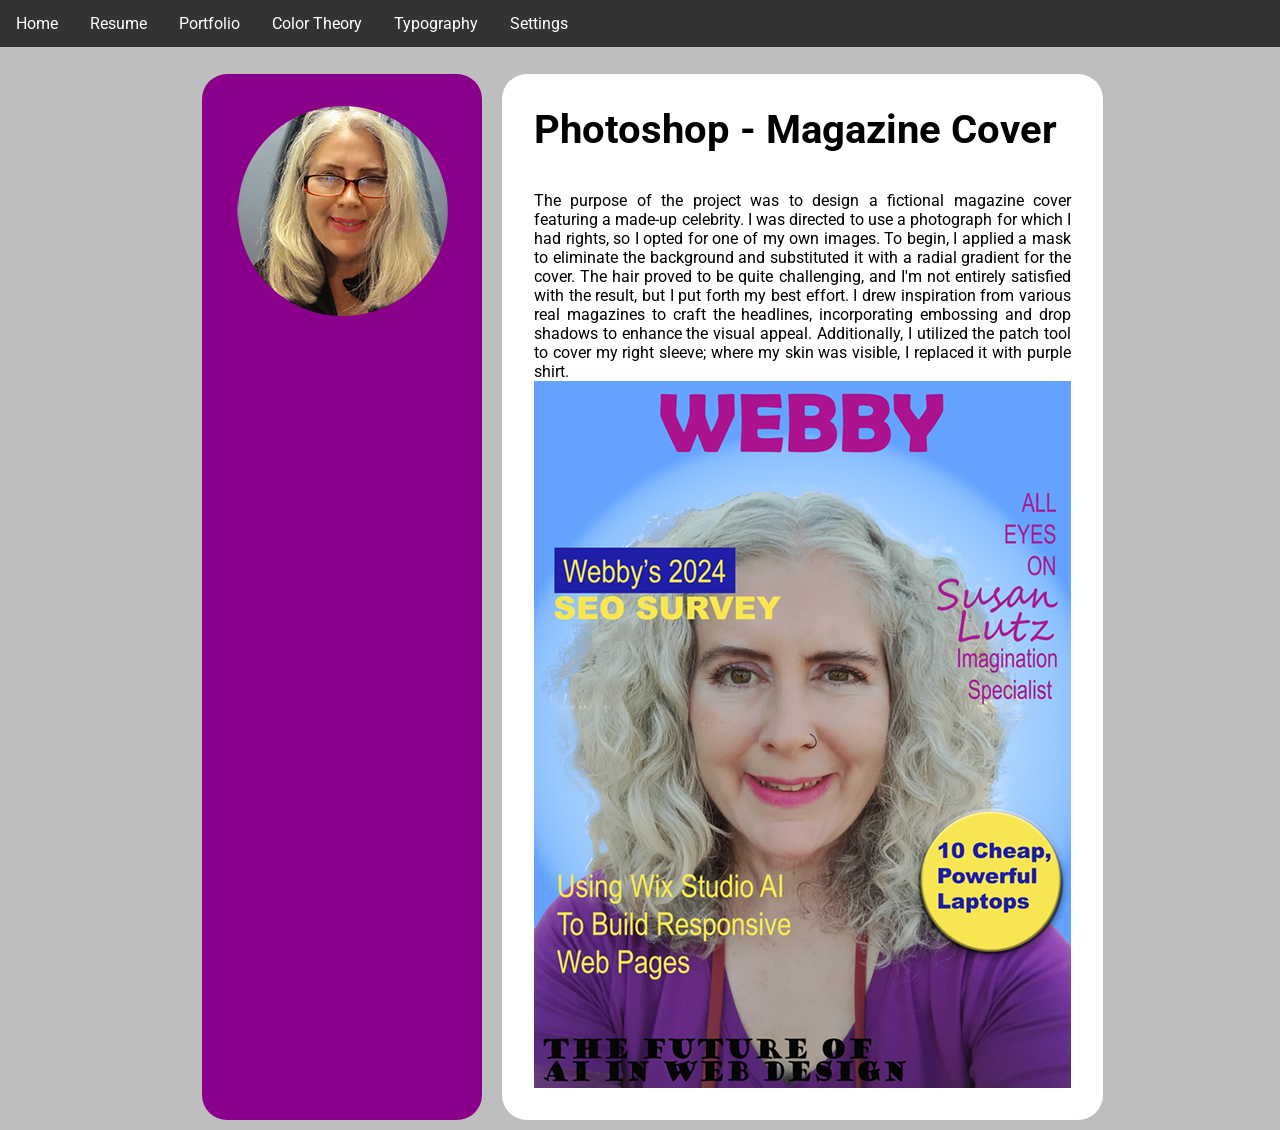
<file: portfolio/magazine.html>
<!DOCTYPE html>
<html lang="en">
<head>
<meta name="viewport" content="width=device-width, initial-scale=1">
<link rel="stylesheet" href="https://cdnjs.cloudflare.com/ajax/libs/font-awesome/4.7.0/css/font-awesome.min.css">
<link rel="stylesheet" href="https://fonts.googleapis.com/css?family=Roboto">
<link rel="stylesheet" href="../navbar.css">
<link rel="stylesheet" href="../style.css">
<script defer src="../myscripts.js"></script>
<title>Susan Lutz Magazine Cover</title>
</head>
<!--Author: Susan Lutz-->

<!--Navbar-->
<ul class="nav">
  <li><a href="../index.html">Home</a></li>
  <li><a href="../resume/resume.html">Resume</a></li>
  <li class="dropdown">
  <a href="#" class="dropbtn">Portfolio</a>
  <div class="dropdown-content">
    <a href="banner.html">Animate - Web Banner</a>
    <a href="rigging.html">Animate - Rigging</a>
    <a href="logo.html">Photoshop - Logo Creation</a>
    <a href="magazine.html">Photoshop - Magazine Cover</a>
    <a href="restoration.html">Photoshop - Photo Restoration</a>
  </div>
  <li class="dropdown">
    <a href="#" class="dropbtn">Color Theory</a>
  <div class="dropdown-content">
    <a href="/showcase/color-theory/color-theory-overview.html">Color Theory Overview</a>
    <a href="/showcase/color-theory/color-themes.html">Color Themes</a>
    <a href="/showcase/color-theory/color-comparison.html">Color Theory Comparison</a>
  </div>
  <li class="dropdown">
    <a href="#" class="dropbtn">Typography</a>
  <div class="dropdown-content">
    <a href="/showcase/typography/typography-overview.html">Typography Theory Overview</a>
    <a href="/showcase/typography/font-types.html">Typography Fonts</a>
    <a href="/showcase/typography/typography-comparison.html">Typography Comparison</a>
  </div>
  <li class="dropdown">
    <a href="#" class="dropbtn">Settings</a>
  <div class="dropdown-content">
    <!--<a href="onclick="myFunction()">Dark Mode / Light Mode</a>-->
    <a href="#" onclick="darkMode();">Toggle Light / Dark Mode</a>  
    <a href="#" onclick="changeSizeByBtn('50%');">Small Font</a>
    <a href="#" onclick="changeSizeByBtn('60%');">Medium Font</a>
    <a href="#" onclick="changeSizeByBtn('70%');">Large Font</a>
  </div>
</ul>

<!--Main Content-->
 <main class="container">
  <div class="box"><img style="display:block;margin:0 auto;" src="../photo-of-me-1.png" alt="Photo of Me"></div>
    <div class="box">
      <h5 class="fontSizeClass">Photoshop - Magazine Cover</h5>
      <br>
      <p class="fontSizeClass">	
        The purpose of the project was to design a fictional magazine cover featuring a made-up celebrity. 
        I was directed to use a photograph for which I had rights, so I opted for one of my own images. To begin, 
        I applied a mask to eliminate the background and substituted it with a radial gradient for the cover. 
        The hair proved to be quite challenging, and I'm not entirely satisfied with the result, but I put forth
        my best effort. I drew inspiration from various real magazines to craft the headlines, incorporating embossing
        and drop shadows to enhance the visual appeal. Additionally, I utilized the patch tool to cover my right
        sleeve; where my skin was visible, I replaced it with purple shirt.  
      </p>
      <img src="magazine.png" alt="Magazine Cover">
    </div>
  </main>
</html>
</file>
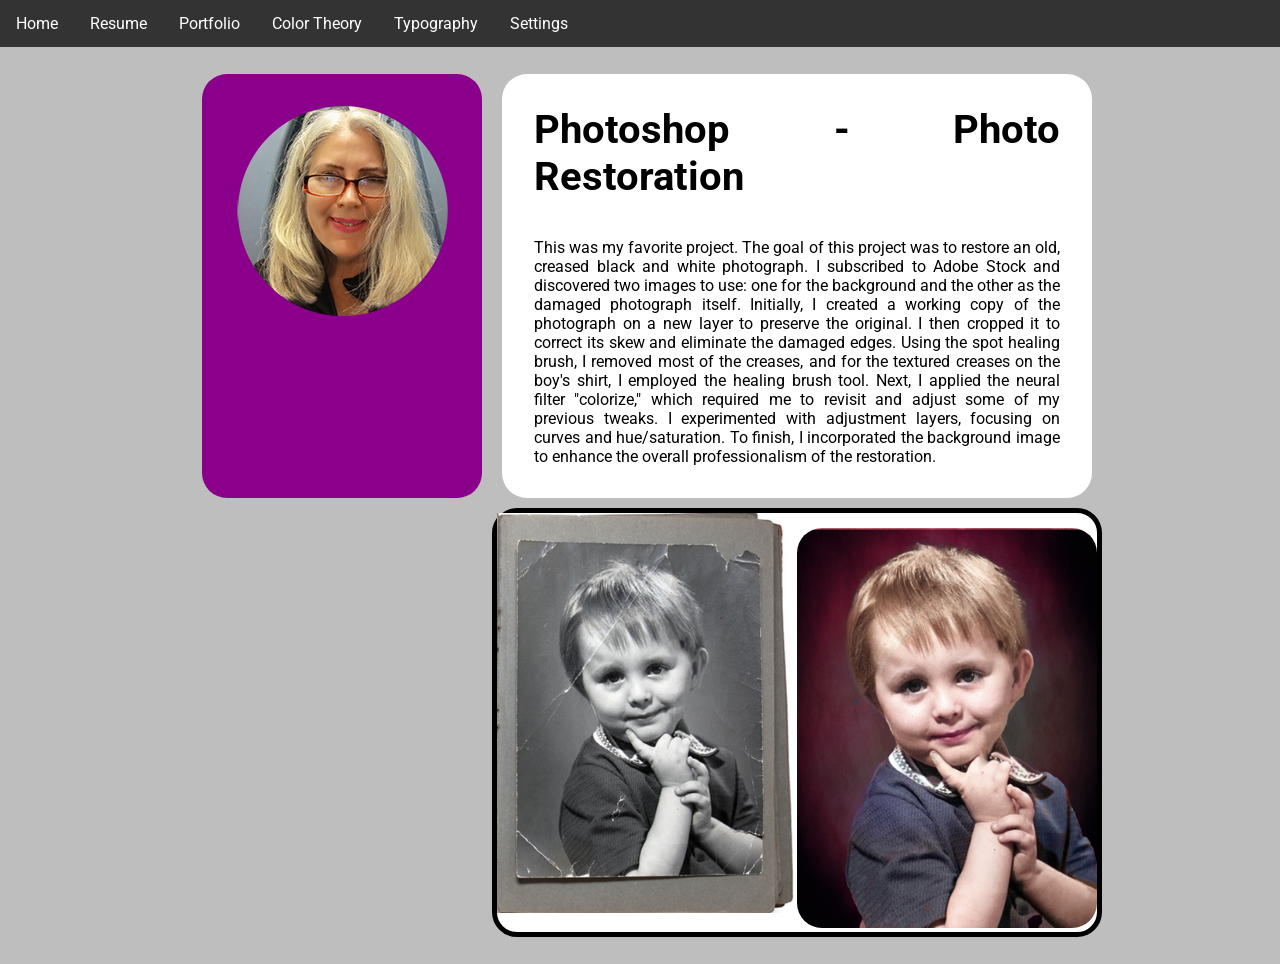
<file: portfolio/restoration.html>
<!DOCTYPE html>
<html lang="en">
<head>
<meta name="viewport" content="width=device-width, initial-scale=1">
<link rel="stylesheet" href="https://cdnjs.cloudflare.com/ajax/libs/font-awesome/4.7.0/css/font-awesome.min.css">
<link rel="stylesheet" href="https://fonts.googleapis.com/css?family=Roboto">
<link rel="stylesheet" href="../navbar.css">
<link rel="stylesheet" href="../style.css">
<script defer src="../myscripts.js"></script>
<title>Susan Lutz Photo Restoration Project</title>
</head>
<!--Author: Susan Lutz-->

<!--Navbar-->
<ul class="nav">
  <li><a href="../index.html">Home</a></li>
  <li><a href="../resume/resume.html">Resume</a></li>
  <li class="dropdown">
  <a href="#" class="dropbtn">Portfolio</a>
  <div class="dropdown-content">
    <a href="banner.html">Animate - Web Banner</a>
    <a href="rigging.html">Animate - Rigging</a>
    <a href="logo.html">Photoshop - Logo Creation</a>
    <a href="magazine.html">Photoshop - Magazine Cover</a>
    <a href="restoration.html">Photoshop - Photo Restoration</a>
  </div>
  <li class="dropdown">
    <a href="#" class="dropbtn">Color Theory</a>
  <div class="dropdown-content">
    <a href="/showcase/color-theory/color-theory-overview.html">Color Theory Overview</a>
    <a href="/showcase/color-theory/color-themes.html">Color Themes</a>
    <a href="/showcase/color-theory/color-comparison.html">Color Theory Comparison</a>
  </div>
  <li class="dropdown">
    <a href="#" class="dropbtn">Typography</a>
  <div class="dropdown-content">
    <a href="/showcase/typography/typography-overview.html">Typography Theory Overview</a>
    <a href="/showcase/typography/font-types.html">Typography Fonts</a>
    <a href="/showcase/typography/typography-comparison.html">Typography Comparison</a>
  </div>
  <li class="dropdown">
    <a href="#" class="dropbtn">Settings</a>
  <div class="dropdown-content">
    <!--<a href="onclick="myFunction()">Dark Mode / Light Mode</a>-->
    <a href="#" onclick="darkMode();">Toggle Light / Dark Mode</a>  
    <a href="#" onclick="changeSizeByBtn('50%');">Small Font</a>
    <a href="#" onclick="changeSizeByBtn('60%');">Medium Font</a>
    <a href="#" onclick="changeSizeByBtn('70%');">Large Font</a>
  </div>
</ul>

<!--Main Content-->
 <main class="container">
    <div class="box"><img style="display:block;margin:0 auto;" src="../photo-of-me-1.png" alt="Photo of Me"></div>
      <div class="box">
        <h5 class="fontSizeClass">Photoshop - Photo Restoration</h5>
        <br>
        <p class="fontSizeClass">
          This was my favorite project. The goal of this project was to restore an old, creased black and white photograph. 
          I subscribed to Adobe Stock and discovered two images to use: one for the background and the other as the
          damaged photograph itself. Initially, I created a working copy of the photograph on a new layer to preserve the
          original. I then cropped it to correct its skew and eliminate the damaged edges. Using the spot healing brush, 
          I removed most of the creases, and for the textured creases on the boy's shirt, I employed the healing brush tool.
          Next, I applied the neural filter "colorize," which required me to revisit and adjust some of my previous tweaks.
          I experimented with adjustment layers, focusing on curves and hue/saturation. To finish, I incorporated the background image to enhance the overall professionalism of the restoration.
        </p>
      </div>
    <div class = "restoration-container-box">
      <div class="before"><img src="restoration-before.jpg" alt="Restoration Before" style="width:300px;height:400px;"></div>
      <div class="after"><img src="restoration-after.png" alt="Restoration After" style="width:300px;height:400px;"></div>
    </div>
</main>
</html>
</file>
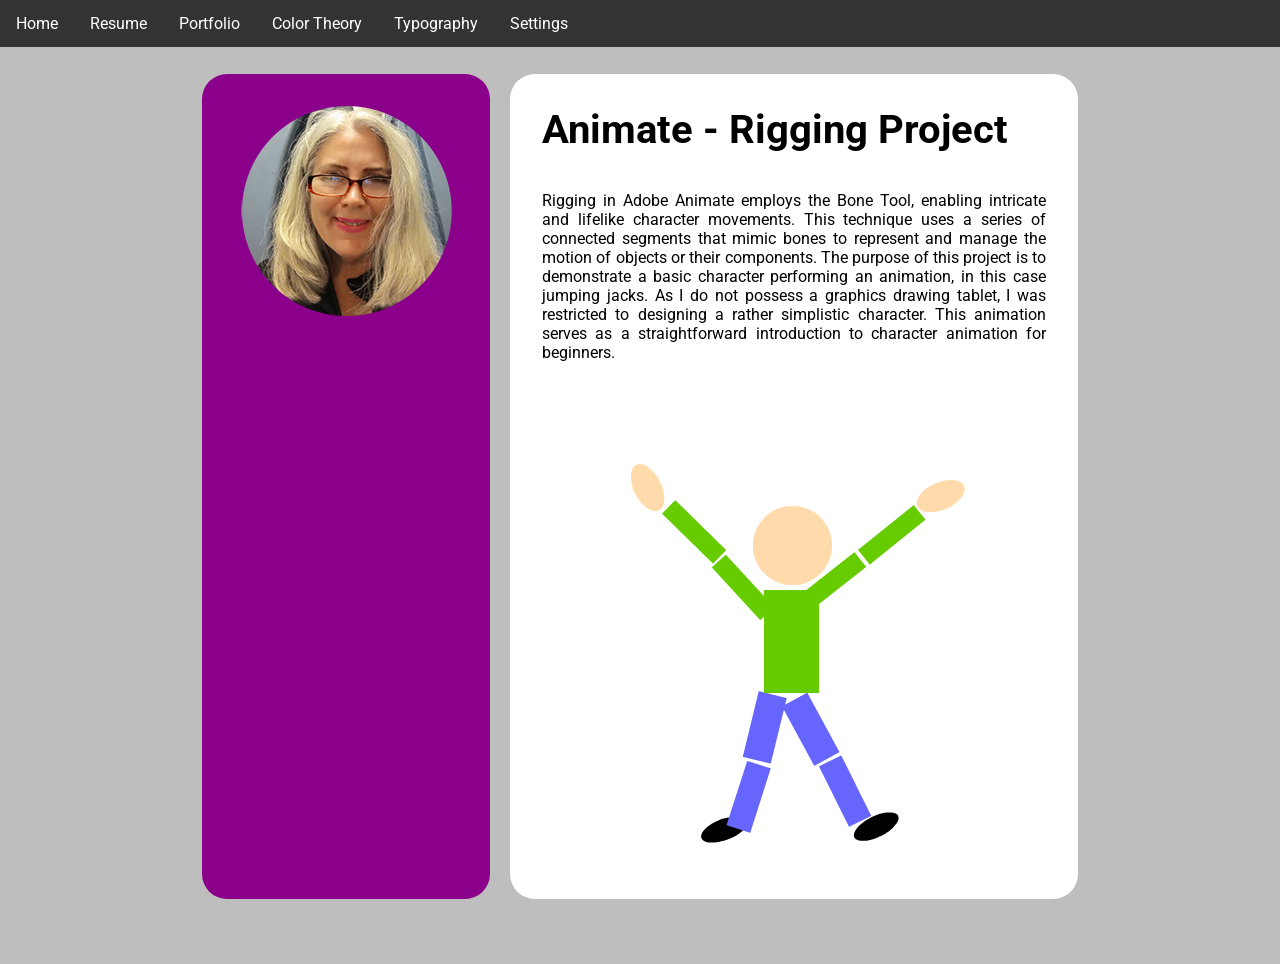
<file: portfolio/rigging.html>
<!DOCTYPE html>
<html lang="en">
<head>
<meta name="viewport" content="width=device-width, initial-scale=1">
<link rel="stylesheet" href="https://cdnjs.cloudflare.com/ajax/libs/font-awesome/4.7.0/css/font-awesome.min.css">
<link rel="stylesheet" href="https://fonts.googleapis.com/css?family=Roboto">
<link rel="stylesheet" href="../navbar.css">
<link rel="stylesheet" href="../style.css">
<script defer src="../myscripts.js"></script>
<title>Susan Lutz Rigging Project</title>
</head>
<!--Author: Susan Lutz-->

<!--Navbar-->
<ul class="nav">
  <li><a href="../index.html">Home</a></li>
  <li><a href="../resume/resume.html">Resume</a></li>
  <li class="dropdown">
  <a href="#" class="dropbtn">Portfolio</a>
  <div class="dropdown-content">
    <a href="banner.html">Animate - Web Banner</a>
    <a href="rigging.html">Animate - Rigging</a>
    <a href="logo.html">Photoshop - Logo Creation</a>
    <a href="magazine.html">Photoshop - Magazine Cover</a>
    <a href="restoration.html">Photoshop - Photo Restoration</a>
  </div>
  <li class="dropdown">
    <a href="#" class="dropbtn">Color Theory</a>
  <div class="dropdown-content">
    <a href="/showcase/color-theory/color-theory-overview.html">Color Theory Overview</a>
    <a href="/showcase/color-theory/color-themes.html">Color Themes</a>
    <a href="/showcase/color-theory/color-comparison.html">Color Theory Comparison</a>
  </div>
  <li class="dropdown">
    <a href="#" class="dropbtn">Typography</a>
  <div class="dropdown-content">
    <a href="/showcase/typography/typography-overview.html">Typography Theory Overview</a>
    <a href="/showcase/typography/font-types.html">Typography Fonts</a>
    <a href="/showcase/typography/typography-comparison.html">Typography Comparison</a>
  </div>
  <li class="dropdown">
    <a href="#" class="dropbtn">Settings</a>
  <div class="dropdown-content">
    <!--<a href="onclick="myFunction()">Dark Mode / Light Mode</a>-->
    <a href="#" onclick="darkMode();">Toggle Light / Dark Mode</a>  
    <a href="#" onclick="changeSizeByBtn('50%');">Small Font</a>
    <a href="#" onclick="changeSizeByBtn('60%');">Medium Font</a>
    <a href="#" onclick="changeSizeByBtn('70%');">Large Font</a>
  </div>
</ul>

<!--main layout-->
 <main class="container">
  <div class="box"><img style="display:block;margin:0 auto;" src="../photo-of-me-1.png" alt="Photo of Me"></div>
    <div class="box">
      <h5 class="fontSizeClass">Animate - Rigging Project</h5>
        <br>
          <p class="fontSizeClass">Rigging in Adobe Animate employs the Bone Tool, enabling intricate and lifelike character    movements. This technique uses a series of connected segments that mimic bones to represent and manage the motion of
          objects or their components. The purpose of this project is to demonstrate a basic character performing an
          animation, in this case jumping jacks. As I do not possess a graphics drawing tablet, I was restricted to
          designing a rather simplistic character. This animation serves as a straightforward introduction to 
          character animation for beginners.        
          </p>
        <img src="rigging.gif" alt="Rigging">
  </div>
</main>
</file>
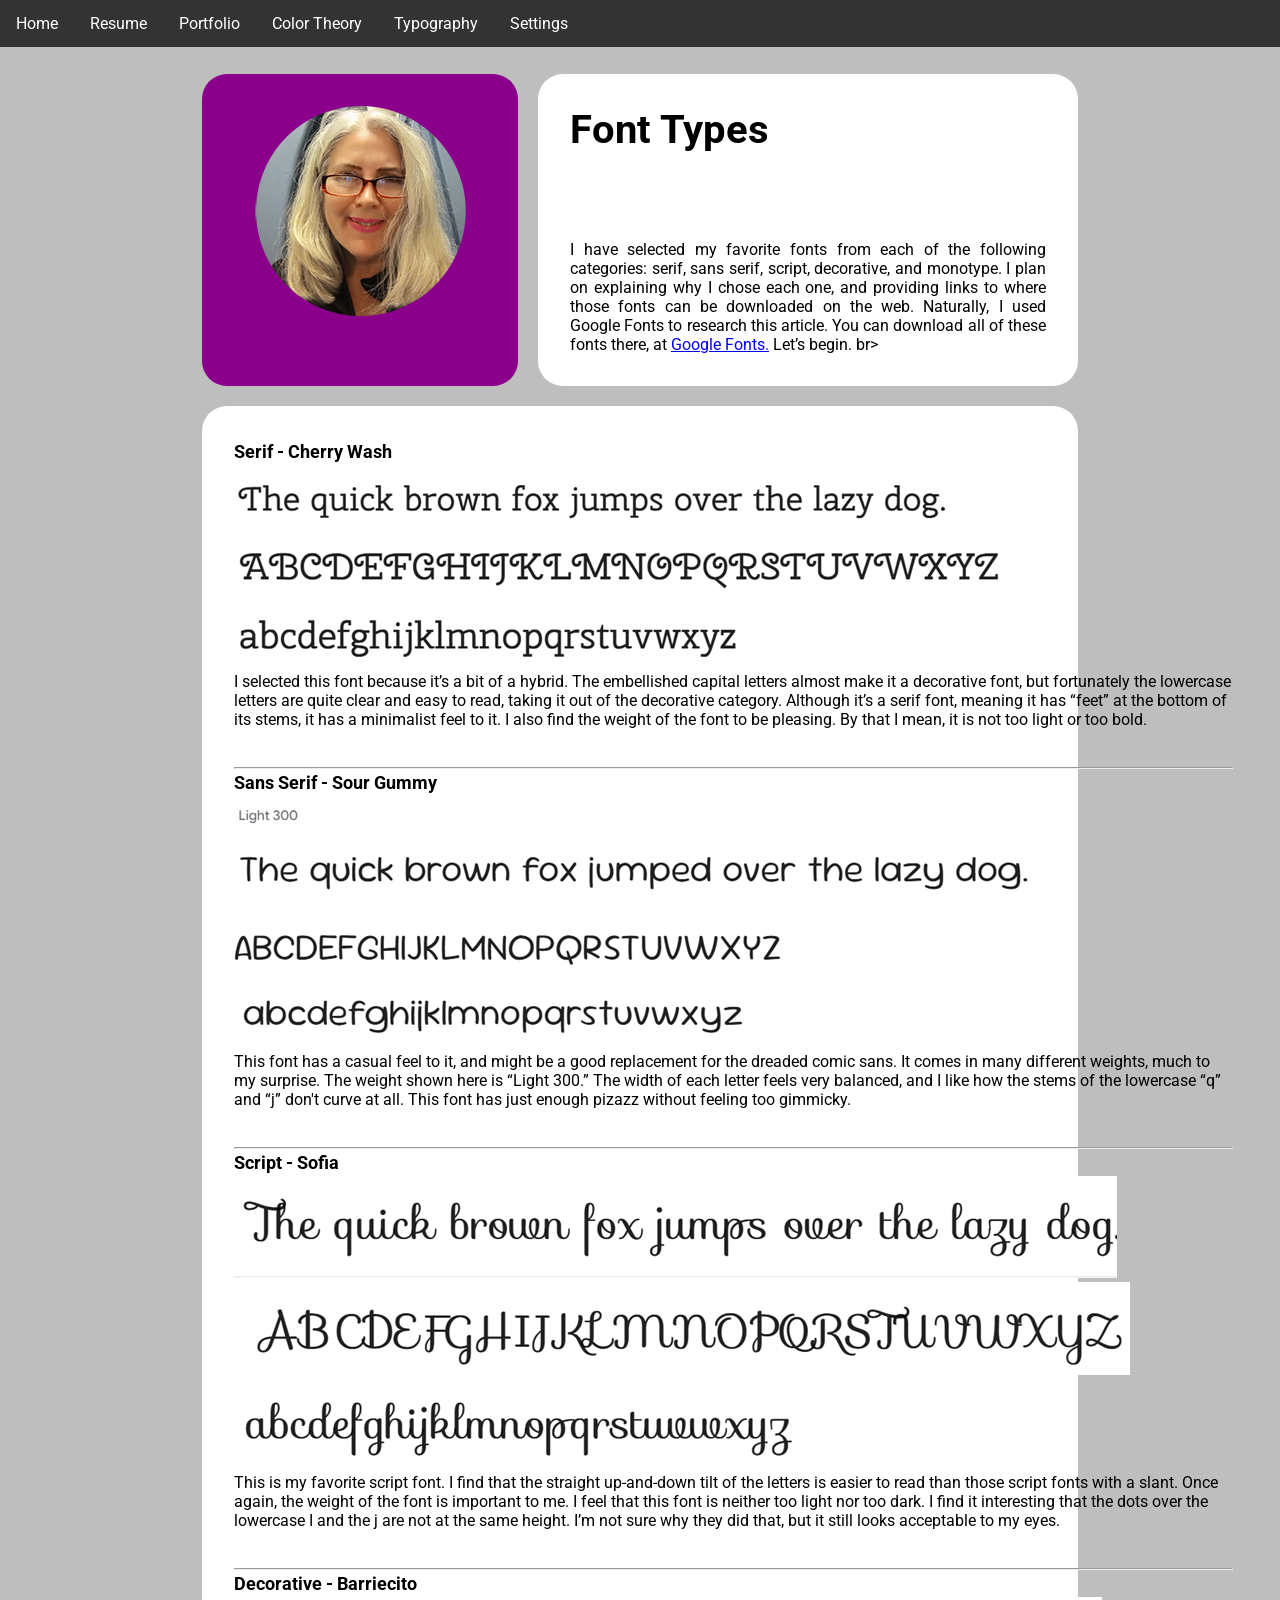
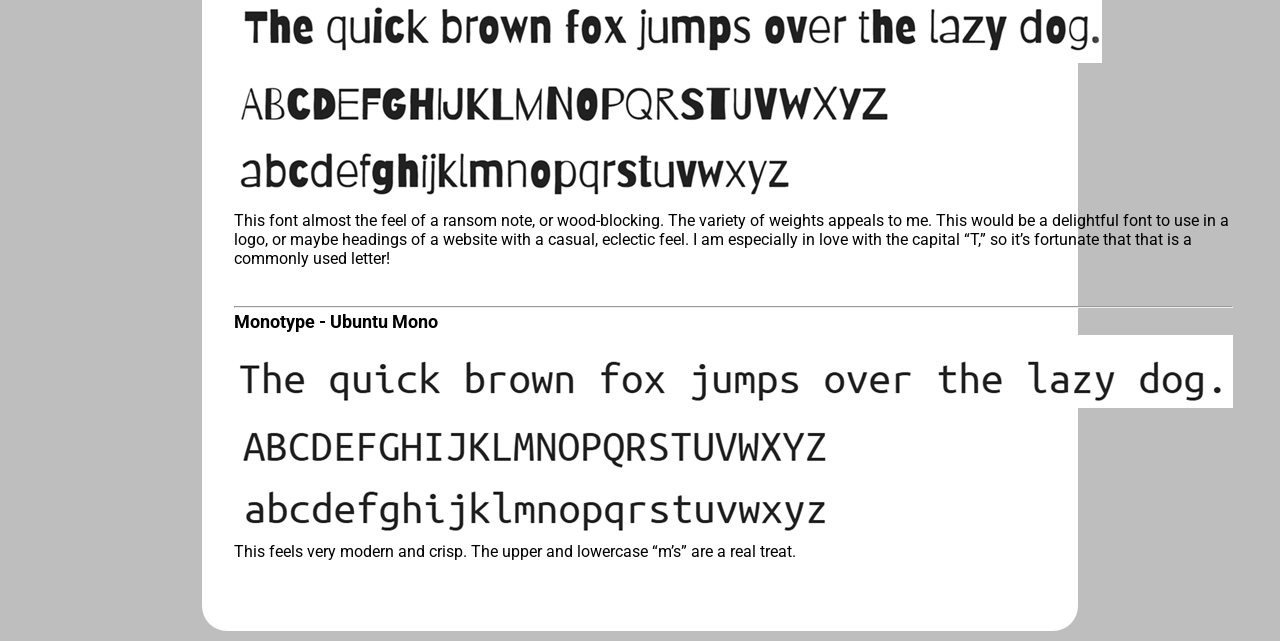
<file: typography/font-types.html>
<!DOCTYPE html>
<html lang="en">
<head>
<meta name="viewport" content="width=device-width, initial-scale=1">
<link rel="stylesheet" href="https://cdnjs.cloudflare.com/ajax/libs/font-awesome/4.7.0/css/font-awesome.min.css">
<link rel="stylesheet" href="https://fonts.googleapis.com/css?family=Roboto">
<link rel="stylesheet" href="../navbar.css">
<link rel="stylesheet" href="../index.css">
<link rel="stylesheet" href="../style.css">
<script defer src="../myscripts.js"></script>
<title>Susan Lutz Font Types</title>
</head>
<!--Author: Susan Lutz-->

<!--Navbar-->
<ul class="nav">
  <li><a href="../index.html">Home</a></li>
  <li><a href="../resume/resume.html">Resume</a></li>
  <li class="dropdown">
  <a href="#" class="dropbtn">Portfolio</a>
  <div class="dropdown-content">
    <a href="/showcase/portfolio/banner.html">Animate - Web Banner</a>
    <a href="/showcase/portfolio/rigging.html">Animate - Rigging</a>
    <a href="/showcase/portfolio/logo.html">Photoshop - Logo Creation</a>
    <a href="/showcase/portfolio/magazine.html">Photoshop - Magazine Cover</a>
    <a href="/showcase/portfolio/restoration.html">Photoshop - Photo Restoration</a>
  </div>
  <li class="dropdown">
    <a href="#" class="dropbtn">Color Theory</a>
  <div class="dropdown-content">
    <a href="/showcase/color-theory/color-theory-overview.html">Color Theory Overview</a>
    <a href="/showcase/color-theory/color-themes.html">Color Themes</a>
    <a href="/showcase/color-theory/color-comparison.html">Color Theory Comparison</a>
  </div>
  <li class="dropdown">
    <a href="#" class="dropbtn">Typography</a>
  <div class="dropdown-content">
    <a href="typography-overview.html">Typography Theory Overview</a>
    <a href="font-types.html">Typography Fonts</a>
    <a href="typography-comparison.html">Typography Comparison</a>
  </div>
  <li class="dropdown">
    <a href="#" class="dropbtn">Settings</a>
  <div class="dropdown-content">
    <!--<a href="onclick="myFunction()">Dark Mode / Light Mode</a>-->
    <a href="#" onclick="darkMode();">Toggle Light / Dark Mode</a>  
    <a href="#" onclick="changeSizeByBtn('50%');">Small Font</a>
    <a href="#" onclick="changeSizeByBtn('60%');">Medium Font</a>
    <a href="#" onclick="changeSizeByBtn('70%');">Large Font</a>
  </div>
</ul>

<!--Upper Containers-->
 <main class="container">
    <div class="box"><img style="display:block;margin:0 auto;" src="../photo-of-me-1.png" alt="Photo of Me">
      <br>
    </div>
    <div class="box">
      <h5 class="fontSizeClass">Font Types</h5>
      <br>
      <p class="fontSizeClass">I have selected my favorite fonts from each of the following categories: serif, sans serif,  
        script, decorative, and monotype. I plan on explaining why I chose each one, and providing links to where those fonts can be downloaded on the web. Naturally, I used Google Fonts to research this article.  You can download all of these fonts there, at <a href="https://fonts.google.com">Google Fonts.</a> Let’s begin.
      br>
      </p>
    </div>

<!--Lower Container-->
    <div class="box">
      <h3 class="fontSizeClass">Serif - Cherry Wash</h3>
      <p><img src="cherry-swash-fox.png" alt="Font Image"></p>
      <p><img src="cherry-swash-uppercase-alphabet.png" alt="Font Image"></p>
      <p><img src="cherry-swash-lowercase-alphabet.png" alt="Font Image"></p>
      <p class="fontSizeClass">I selected this font because it’s a bit of a hybrid. The embellished capital letters almost make it
         a decorative font, but fortunately the lowercase letters are quite clear and easy to read, taking it out of the
          decorative category. Although it’s a serif font, meaning it has “feet” at the bottom of its stems, 
          it has a minimalist feel to it. I also find the weight of the font to be pleasing. By that I mean, it is
           not too light or too bold.</p>
      <br>
      <hr>

      <h3 class="fontSizeClass">Sans Serif - Sour Gummy</h3>
      <p><img src="sour-gummy-fox.png" alt="Font Image"></p>
      <p><img src="sour-gummy-uppercase.png" alt="Font Image"></p>
      <p><img src="sour-gummy-lowercase.png" alt="Font Image"></p>
      <p class="fontSizeClass">This font has a casual feel to it, and might be a good replacement for the dreaded comic sans. It comes 
        in many different weights, much to my surprise. The weight shown here is “Light 300.” The width of each letter
         feels very balanced, and I like how the stems of the lowercase “q” and “j” don't curve at all. This font 
         has just enough pizazz without feeling too gimmicky.</p>
      <br>
      <hr>


      <h3 class="fontSizeClass">Script - Sofia</h3>
      <p><img src="sofia-fox.png" alt="Font Image"></p>
      <p><img src="sofia-uppercase.png" alt="Font Image"></p>
      <p><img src="sofia-lowercase.png" alt="Font Image"></p>
      <p class="fontSizeClass">This is my favorite script font. I find that the straight up-and-down tilt of the letters is easier to read
         than those script fonts with a slant. Once again, the weight of the font is important to me. I feel that 
         this font is neither too light nor too dark. I find it interesting that the dots over the lowercase 
         I and the j are not at the same height. I’m not sure why they did that, but it still looks acceptable to 
         my eyes.</p>
      <br>
      <hr>

      <h3 class="fontSizeClass">Decorative - Barriecito</h3>
      <p><img src="barriecito-fox.png" alt="Font Image"></p>
      <p><img src="barriecito-uppercase.png" alt="Font Image"></p>
      <p><img src="barriecito-lowercase.png" alt="Font Image"></p>
      <p class="fontSizeClass">This font almost the feel of a ransom note, or wood-blocking. The variety of weights appeals to me. 
        This would be a delightful font to use in a logo, or maybe headings of a website with a casual, 
        eclectic feel. I am especially in love with the capital “T,” so it’s fortunate that that is a commonly 
        used letter!
      </p>
      <br>
      <hr>

      <h3 class="fontSizeClass">Monotype - Ubuntu Mono</h3>  
      <p><img src="ubuntumono-fox.png" alt="Font Image"></p>
      <p><img src="ubuntumono-uppercase.png" alt="Font Image"></p>
      <p><img src="ubuntumono-lowercase.png" alt="Font Image"></p>
      <p class="fontSizeClass">This feels very modern and crisp. The upper and lowercase “m’s” are a real treat.
      </p>
      <br>
    </div>
  </main>
</html>
</file>
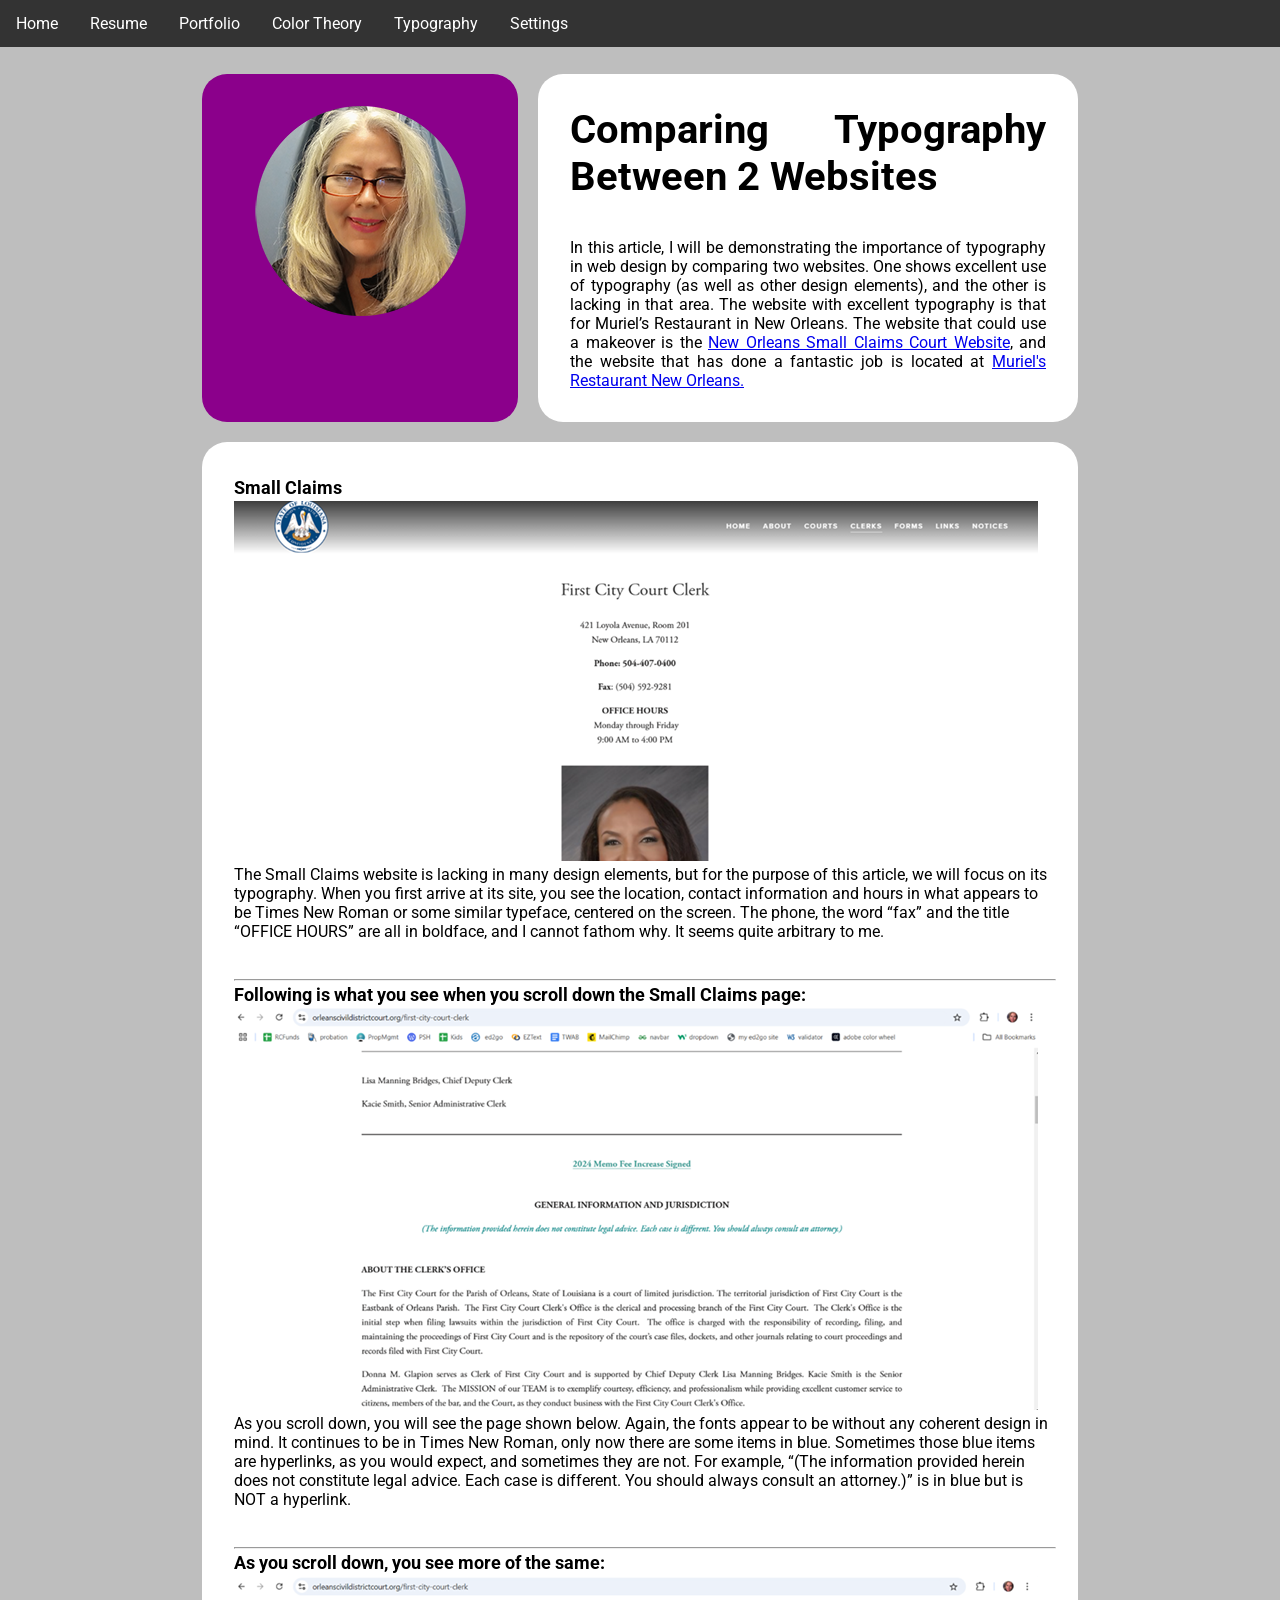
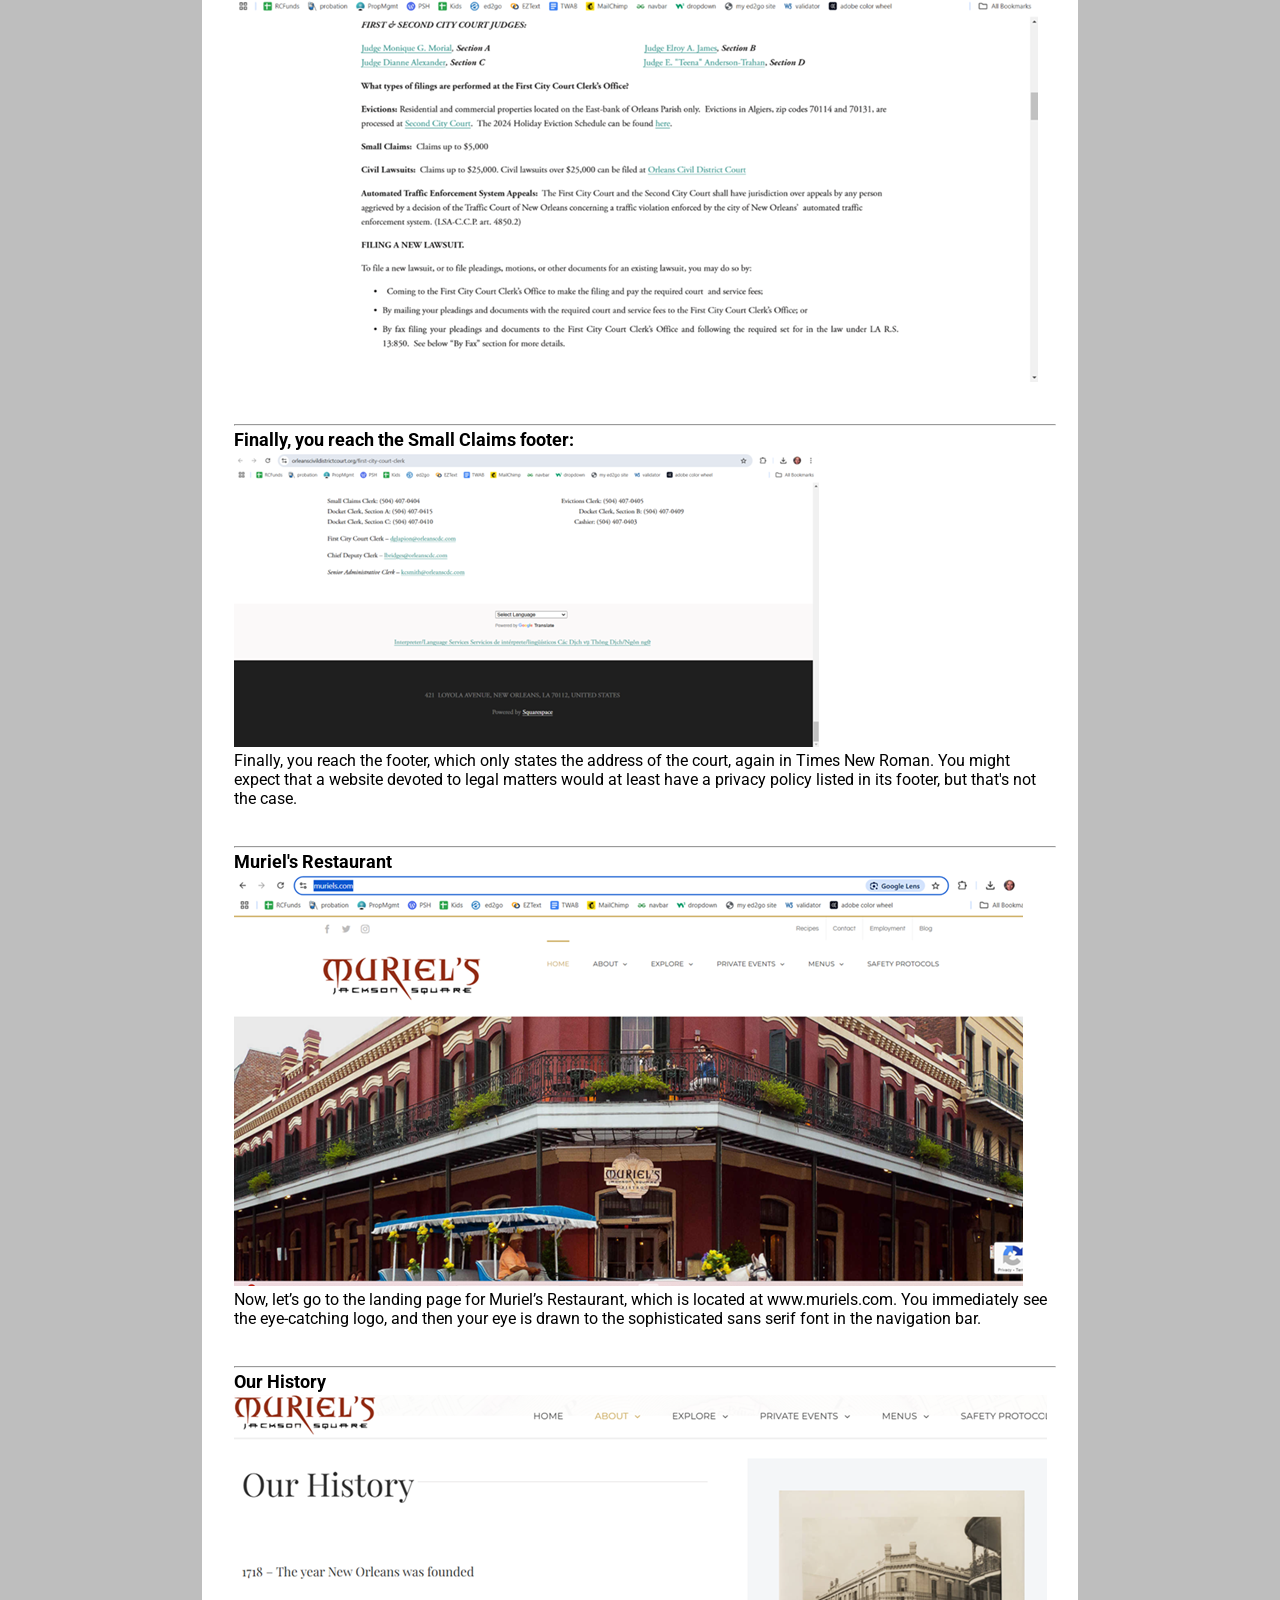
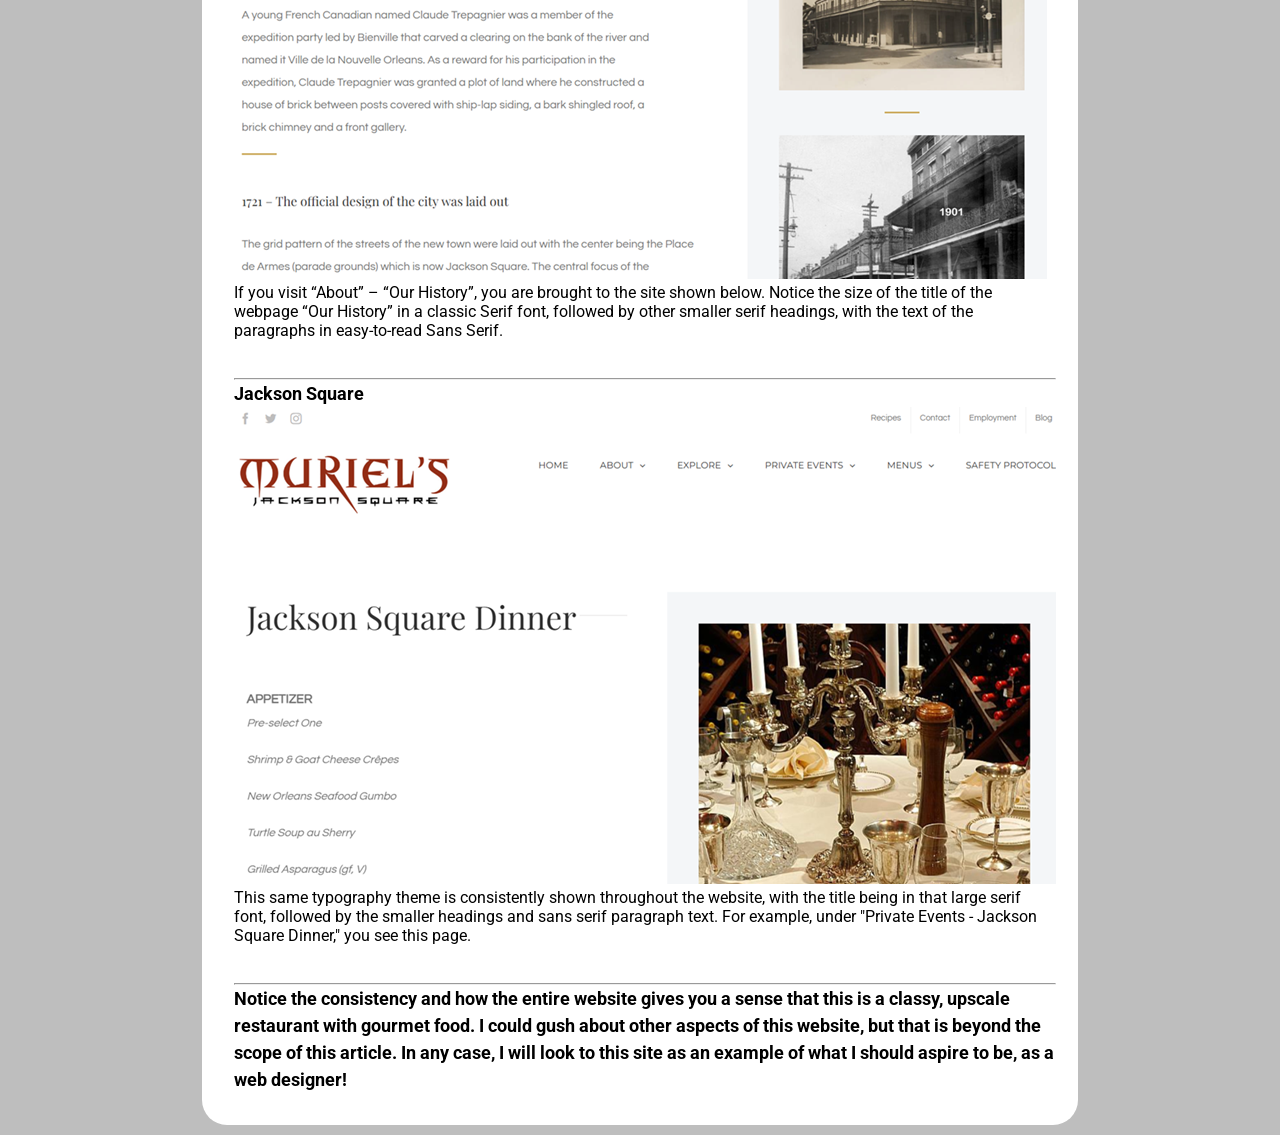
<file: typography/typography-comparison.html>
<!DOCTYPE html>
<html lang="en">
<head>
<meta name="viewport" content="width=device-width, initial-scale=1">
<link rel="stylesheet" href="https://cdnjs.cloudflare.com/ajax/libs/font-awesome/4.7.0/css/font-awesome.min.css">
<link rel="stylesheet" href="https://fonts.googleapis.com/css?family=Roboto">
<link rel="stylesheet" href="../navbar.css">
<link rel="stylesheet" href="../index.css">
<link rel="stylesheet" href="../style.css">
<script defer src="../myscripts.js"></script>
<title>Susan Lutz Font Comparison</title>
</head>
<!--Author: Susan Lutz-->

<!--Navbar-->
<ul class="nav">
  <li><a href="../index.html">Home</a></li>
  <li><a href="../resume/resume.html">Resume</a></li>
  <li class="dropdown">
  <a href="#" class="dropbtn">Portfolio</a>
  <div class="dropdown-content">
    <a href="/showcase/portfolio/banner.html">Animate - Web Banner</a>
    <a href="/showcase/portfolio/rigging.html">Animate - Rigging</a>
    <a href="/showcase/portfolio/logo.html">Photoshop - Logo Creation</a>
    <a href="/showcase/portfolio/magazine.html">Photoshop - Magazine Cover</a>
    <a href="/showcase/portfolio/restoration.html">Photoshop - Photo Restoration</a>
  </div>
  <li class="dropdown">
    <a href="#" class="dropbtn">Color Theory</a>
  <div class="dropdown-content">
    <a href="/showcase/color-theory/color-theory-overview.html">Color Theory Overview</a>
    <a href="/showcase/color-theory/color-themes.html">Color Themes</a>
    <a href="/showcase/color-theory/color-comparison.html">Color Theory Comparison</a>
  </div>
  <li class="dropdown">
    <a href="#" class="dropbtn">Typography</a>
  <div class="dropdown-content">
    <a href="typography-overview.html">Typography Theory Overview</a>
    <a href="font-types.html">Typography Fonts</a>
    <a href="typography-comparison.html">Typography Comparison</a>
  </div>
  <li class="dropdown">
    <a href="#" class="dropbtn">Settings</a>
  <div class="dropdown-content">
    <!--<a href="onclick="myFunction()">Dark Mode / Light Mode</a>-->
    <a href="#" onclick="darkMode();">Toggle Light / Dark Mode</a>  
    <a href="#" onclick="changeSizeByBtn('50%');">Small Font</a>
    <a href="#" onclick="changeSizeByBtn('60%');">Medium Font</a>
    <a href="#" onclick="changeSizeByBtn('70%');">Large Font</a>
  </div>
</ul>

<!--Upper Containers-->
 <main class="container">
    <div class="box"><img style="display:block;margin:0 auto;" src="../photo-of-me-1.png" alt="Photo of Me">
      <br>
    </div>
    <div class="box">
      <h5 class="fontSizeClass">Comparing Typography Between 2 Websites</h5>
      <br>
      <p class="fontSizeClass">In this article, I will be demonstrating the importance of typography in web design by comparing 
          two websites. One shows excellent use of typography (as well as other design elements), and the other is lacking 
          in that area. The website with excellent typography is that for Muriel’s Restaurant in New Orleans. 
          The website that could use a makeover is the 
          <a href= "https://www.orleanscivildistrictcourt.org/first-city-court-clerk">New Orleans Small Claims Court Website</a>, 
          and the website that has done a fantastic job is located at <a href="https://muriels.com/">
          Muriel's Restaurant New Orleans.</a></p>
    </div>

<!--Lower Container-->
    <div class="box">
      <h3 class="fontSizeClass">Small Claims</h3>
      <p><img src="small-claims-home-page.png" alt="Small Claims Home Page"></p>
      <p class="fontSizeClass">The Small Claims website is lacking in many design elements, but for the purpose of this article, 
        we will focus on its typography. When you first arrive at its site, you see the location, contact 
        information and hours in what appears to be Times New Roman or some similar typeface, centered on the screen. 
        The phone, the word “fax” and the title “OFFICE HOURS” are all in boldface, and I cannot fathom why. 
        It seems quite arbitrary to me.</p>
      <br>
      <hr>

      <h3 class="fontSizeClass">Following is what you see when you scroll down the Small Claims page:</h3>
      <p><img src="small-claims-second-page.png" alt="Small Claims Second Page"></p>
      <p class="fontSizeClass">As you scroll down, you will see the page shown below. Again, the fonts appear to be without any   
        coherent design in mind. It continues to be in Times New Roman, only now there are some items in blue. Sometimes those 
        blue items are hyperlinks, as you would expect, and sometimes they are not. For example, “(The information 
        provided herein does not constitute legal advice. Each case is different. You should always consult an 
        attorney.)” is in blue but is NOT a hyperlink.</p>
      <br>
      <hr>

      <h3 class="fontSizeClass">As you scroll down, you see more of the same: </h3>
      <p><img src="small-claims-third-page.png" alt="Small Claims Third Page"></p>
      <p></p>
      <br>
      <hr>

      <h3 class="fontSizeClass">Finally, you reach the Small Claims footer:</h3>
      <p><img src="small-claims-footer.png" alt="Small Claims Footer"></p>
      <p class="fontSizeClass">Finally, you reach the footer, which only states the address of the court, again in Times New 
        Roman.  You might expect that a website devoted to legal matters would at least have a privacy policy listed in its 
        footer, but that's not the case.</p>
      <br>
      <hr>

      <h3 class="fontSizeClass">Muriel's Restaurant</h3>
      <p><img src="muriels-home-page.png" alt="Muriels Home Page"></p>
      <p class="fontSizeClass">Now, let’s go to the landing page for Muriel’s Restaurant, which is located at www.muriels.com. 
        You immediately see the eye-catching logo, and then your eye is drawn to the sophisticated sans serif 
        font in the navigation bar.</p>
      <br>
      <hr>

      <h3 class="fontSizeClass">Our History</h3>
      <p><img src="muriels-our-history.png" alt="Muriels Our History Page"></p>
      <p class="fontSizeClass">If you visit “About” – “Our History”, you are brought to the site shown below. Notice the size of
         the title of the webpage “Our History” in a classic Serif font, followed by other smaller serif headings, 
         with the text of the paragraphs in easy-to-read Sans Serif.</p>
      <br>
      <hr>

      <h3 class="fontSizeClass">Jackson Square</h3>
        <p><img src="muriels-jackson-square.png" alt="Muriels Jackson Square Page"></p>
        <p class="fontSizeClass">This same typography theme is consistently shown throughout the website, with the title being
          in that large serif font, followed by the smaller headings and sans serif paragraph text. For example, 
          under "Private Events - Jackson Square Dinner," you see this page.</p>
        <br>
        <hr>

      <h3 class="fontSizeClass">Notice the consistency and how the entire website gives you a sense that this is a classy,  
        upscale restaurant with gourmet food. I could gush about other aspects of this website, but that is beyond the
        scope of this article. In any case, I will look to this site as an example of what I should aspire to be, 
        as a web designer!
      </h3>

    </div>
  </main>
  </html>
</file>
<file: navbar.css>
body {
  margin: 4rem auto 0;
  font-family: "Roboto", sans-serif;
}

ul {
  list-style-type: none;
  margin: 0;
  padding: 0;
  /*overflow: hidden;*/
  background-color: #333;
  position: fixed;
  top: 0;
  width: 100%;
}

li {
float: left;
}

ul li a, .dropbtn {
  display: inline-block;
  color: white;
  text-align: center;
  padding: 14px 16px;
  text-decoration: none;
  }

  ul li a:hover, .dropdown:hover .dropbtn {
    background-color: magenta;
    }
    
  ul li.dropdown {
    display: inline-block;
  }

.dropdown-content {
display: none;
position: absolute;
background-color: #f9f9f9;
min-width: 160px;
box-shadow: 0px 8px 16px 0px rgba(0,0,0,0.2);
z-index: 1;
}

.dropdown-content a {
color: black;
padding: 12px 16px;
text-decoration: none;
display: block;
text-align: left;
}

.dropdown-content a:hover {background-color: #f1f1f1;}

.dropdown:hover .dropdown-content {
display: block;
}
</file>
<file: index.css>
*{
        margin: 0;
        padding: 0;
        box-sizing: border-box;
    }

    body{
        font-family: "Roboto", sans-serif;
        min-height: 100vh;
        background-color: #bebebe;
    } 
    
    /*fonts*/
    
    h1 {
        font-size: 40px;
    }


    h2{
        font-size: 22px;
        line-height: 1.5;
    }

    h3{
        font-size: 18px;
        line-height: 1.5;
        margin-bottom: 1;
        margin-top: 1;
        padding: 0;
    }   

    h4{
        font-size: 14px;
        font-weight:bold;
        line-height: 1.5;
        margin-bottom: 1;
        margin-top: 1;
        padding: 0;
    }

    h5 {
        font-size: 40px;
    }

    br{
        height: 6px;
    }

    .contactIcon {
        width: 0.5cm;
        text-align: center;
      }

    p{
        font-size: 16px;
    }   
    
    .nested-box-contact{
        display:grid;
        grid-column:2;
        height: auto;
        grid-template-columns: 7% 93%;
        padding: 0.5em;
    }

    .nested-box-skills{
        display:grid;
        grid-column:2;
        grid-row:1;
        height: auto;
        grid-template-columns: 1fr 1fr;
        padding: 0.5em;
    }

    .nested-box-education{
        display:grid;
        grid-column:1;
        grid-row:1;
        height: auto;
        grid-template-columns: 1fr; 
        padding: 0.5em;
    }

    .container{
        display: grid;
        grid-template-columns: 1.5fr 2.5fr;
        grid-template-rows: 2;
        margin: auto;
        width: 70%;
        height: auto;
    }

    .box{
        background-color: black;
        color: white;
        font-size: 2rem;
        padding: 2rem;
        margin: 10px;
        border-radius: 25px;
        height: auto;
        display: grid;
        grid-template-columns: 1fr;
        grid-template-rows: 1fr;
    }

    .color-box{
        background-color: green;
        color: white;
        font-size: 2rem;
        padding: 2rem;
        margin: 10px;
        border: 3px;
        border-radius: 25px;
        /* height: minmax(500px, auto);*/
        display: grid;
        grid-template-columns: 1fr;
        grid-template-rows: minmax(150px, auto);
        grid-column-start:1;
        grid-column-end: 4;
        gap: 3px;
        border: solid 5px black;
        align-self: center;
    }
    .color-terms{
        display: grid;
        grid-template-columns: 1fr 3fr;
        grid-template-rows: (21, auto);
        width:100%;
        gap: 3px;
    }
 
   .me-pic{
        display: block;
        margin-left: auto;
        margin-right: auto;
        width: 50%;
    }

    .box:first-child i {
        background-color: darkmagenta;
        text-align: left;
        float: left;  
        height: auto;     
    }

    .box:first-child p {
        background-color: darkmagenta;
        text-align: left;
        float: left;   
        height: auto;
        font-size: 16px;        
    }
    
    .box:first-child h2 {
        font-size: 22px;
        line-height: 1.5;
        margin-bottom: 1;
        margin-top: 1;
        padding: 0;
        margin-left: 0.8em;    
    }

    .box:first-child {
        background-color: darkmagenta;
        height: auto;
        border: 0.5em;
    }

    .box:nth-child(2) {
        background-color: white;
        color: black;
        text-align: justify;
        height: auto;
    }

    .box:nth-child(3) {
        background-color: white;
        color: black;
        width: minmax(50% 100%);
        grid-column-start: 1;
        grid-column-end: 4;
        height: auto;
    }

/*fade in header*/
    h1{animation: 5s ease-out 0s 1 FadeIn;}
        @keyframes FadeIn {
            0% {
                opacity:0;
                }
            100% {
                opacity:1;
                }
                  }

        .onLoad {
            -webkit-animation:bounceIn 2s;
    }


    /*toggle dark mode*/
    .dark-mode{
        background-color: black;
        color: white; 
        .box{background-color: black; color: white;}
    }
</file>
<file: style.css>
/*fonts*/
   
h1 {
    font-size: 40px 
    display: inline-block 
    height:50px;
}

h2{
    font-size: 22px;
    line-height: 1.5;
}

h3{
    font-size: 18px;
    line-height: 1.5;
    margin-bottom: 1;
    margin-top: 1;
    padding: 0;
}   

h4{
    font-size: 14px;
    font-weight:bold;
    line-height: 1.5;
    margin-bottom: 1;
    margin-top: 1;
    padding: 0;
}

h5 {
    font-size: 40px;
}

br{
    height: 6px;
}

.contactIcon {
    width: 0.5cm;
    text-align: center;
}

p{
    font-size: 16px;
}   
    
*{
    margin: 0;
    padding: 0;
    box-sizing: border-box;
}

body{
    font-family: "Roboto", sans-serif;
    min-height: 100vh;
    background-color: #bebebe;
}
    

.nested-box-contact{
    display:grid;
    grid-column:2;
    height: auto;
    grid-template-columns: 7% 93%;
    padding: 0.5em;
}

.nested-box-skills{
    display:grid;
    grid-column:2;
    grid-row:1;
    height: auto;
    grid-template-columns: 1fr 1fr;
    padding: 0.5em;
}

.nested-box-education{
    display:grid;
    grid-column:1;
    grid-row:1;
    height: auto;
    grid-template-columns: 1fr; 
    padding: 0.5em;
}

.container{
    display: grid;
    grid-template-columns: 1.5fr 2.5fr;
    grid-template-rows: 2;
    margin: auto;
    width: 70%;
    height: auto;
}

.box{
    background-color: black;
    color: white;
    font-size: 2rem;
    padding: 2rem;
    margin: 10px;
    border-radius: 25px;
    height: auto;
    display: grid;
    grid-template-columns: 1fr;
    grid-template-rows: 1fr;
}
    
.restoration-container-box{
    background-color:white;
    color: black;
    border-radius: 25px;
    height: minmax(75%, auto);
    display: grid;
    grid-template-columns: 1fr 1fr;
    grid-template-rows: 2fr;
    grid-column-start:2;
    grid-column-end: 3;
    border: solid 5px black;
    align-self: center;
}

.before img {
    width: 40%;
    height: auto;
    object-fit: cover;
}

.after img {
    width: 40%;
    height: auto;
    object-fit: cover;
    border-radius: 25px;
    margin-top: 15px;
}

.color-box{
    background-color: white;
    color: black;
    font-size: 2rem;
    padding: 2rem;
    margin: 10px;
    border: 3px;
    border-radius: 25px;
    /* height: minmax(500px, auto);*/
    display: grid;
    grid-template-columns: 1fr;
    grid-template-rows: minmax(150px, auto);
    grid-column-start:1;
    grid-column-end: 4;
    gap: 3px;
    border: solid 5px black;
    align-self: center;
}

color-theme-box{
    background-color: white;
    color: black;
    display: block;
    border: solid 5px black;
    align-self: center;
}

.color-theme-writeup{
    display: grid;
    grid-template-columns: 1fr 3fr;
    grid-template-rows: (21, auto);
    width:100%;
    gap: 3px;
}

.color-terms{
    display: grid;
    grid-template-columns: 1fr 3fr;
    grid-template-rows: (21, auto);
    width:100%;
    gap: 3px;
}

.me-pic{
    display: block;
    margin-left: auto;
    margin-right: auto;
    width: 50%;
}

.box:first-child i {
    background-color: darkmagenta;
    text-align: left;
    float: left;  
    height: auto;     
}

.box:first-child p {
    background-color: darkmagenta;
    text-align: left;
    float: left;   
    height: auto;
    font-size: 16px;        
}
    
.box:first-child h2 {
    font-size: 22px;
    line-height: 1.5;
    margin-bottom: 1;
    margin-top: 1;
    padding: 0;
    margin-left: 0.8em;    
}

.box:first-child {
    background-color: darkmagenta;
    height: auto;
    border: 0.5em;
}

.box:nth-child(2) {
    background-color: white;
    color: black;
    text-align: justify;
    height: auto;
}

.box:nth-child(3) {
background-color: white;
color: black;
width: minmax(50% 100%);
grid-column-start: 1;
grid-column-end: 4;
height: auto;
}

/*fade in header*/
h5{animation: 5s ease-out 0s 1 FadeIn;}
@keyframes FadeIn {
    0% {
        opacity:0;
        }
    100% {
        opacity:1;
        }
            }

.onLoad {
    -webkit-animation:bounceIn 2s;
}

:root{
    bg-color: #ffffff;
    text-color: #000000;
}

body {
    background-color: var(bg-color);
    color: var(text-color);
    transition: background-color 0.3s, color 0.3s; /*smooth transition*/
}

/*dark mode*/
container.box{
    background-color: black;
    color: white;    
}

.dark-mode{
    background-color: black;
    color: white; 
    .box{background-color: black; color: white;}
}
</file>
